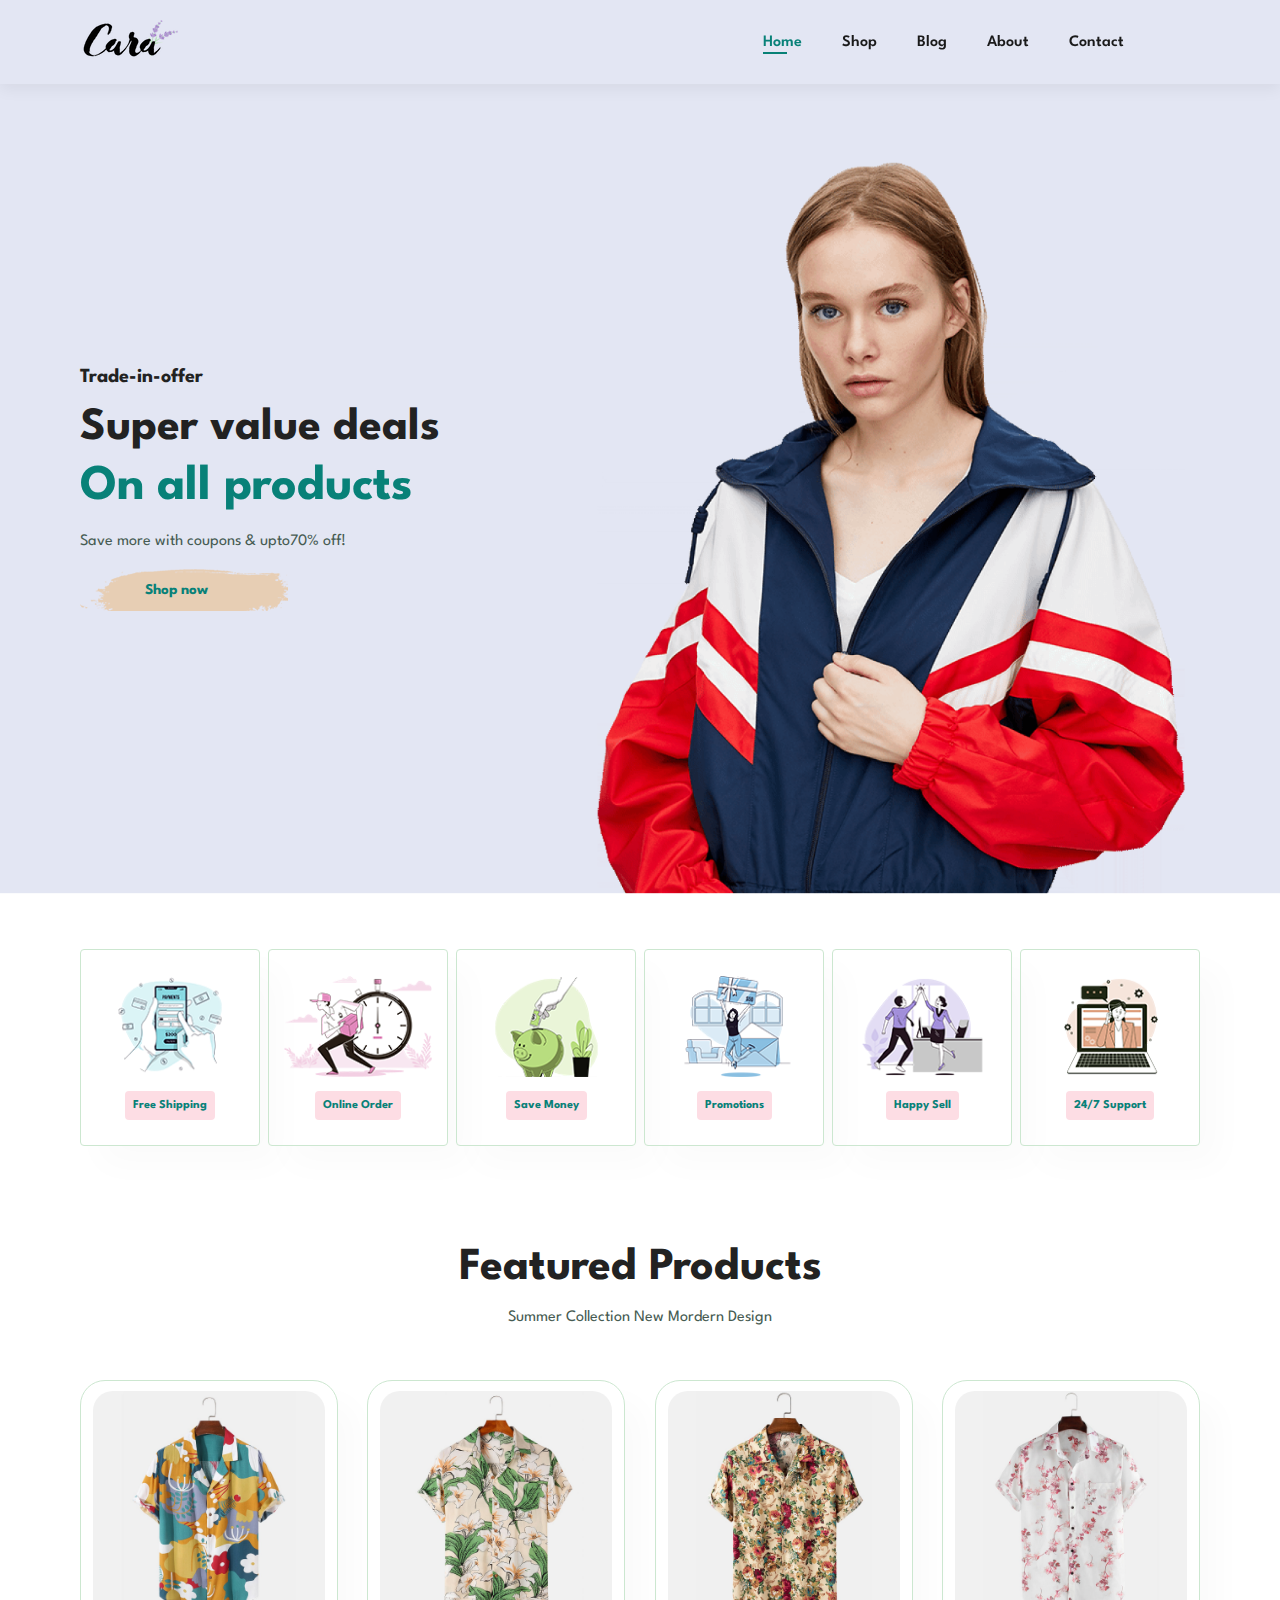
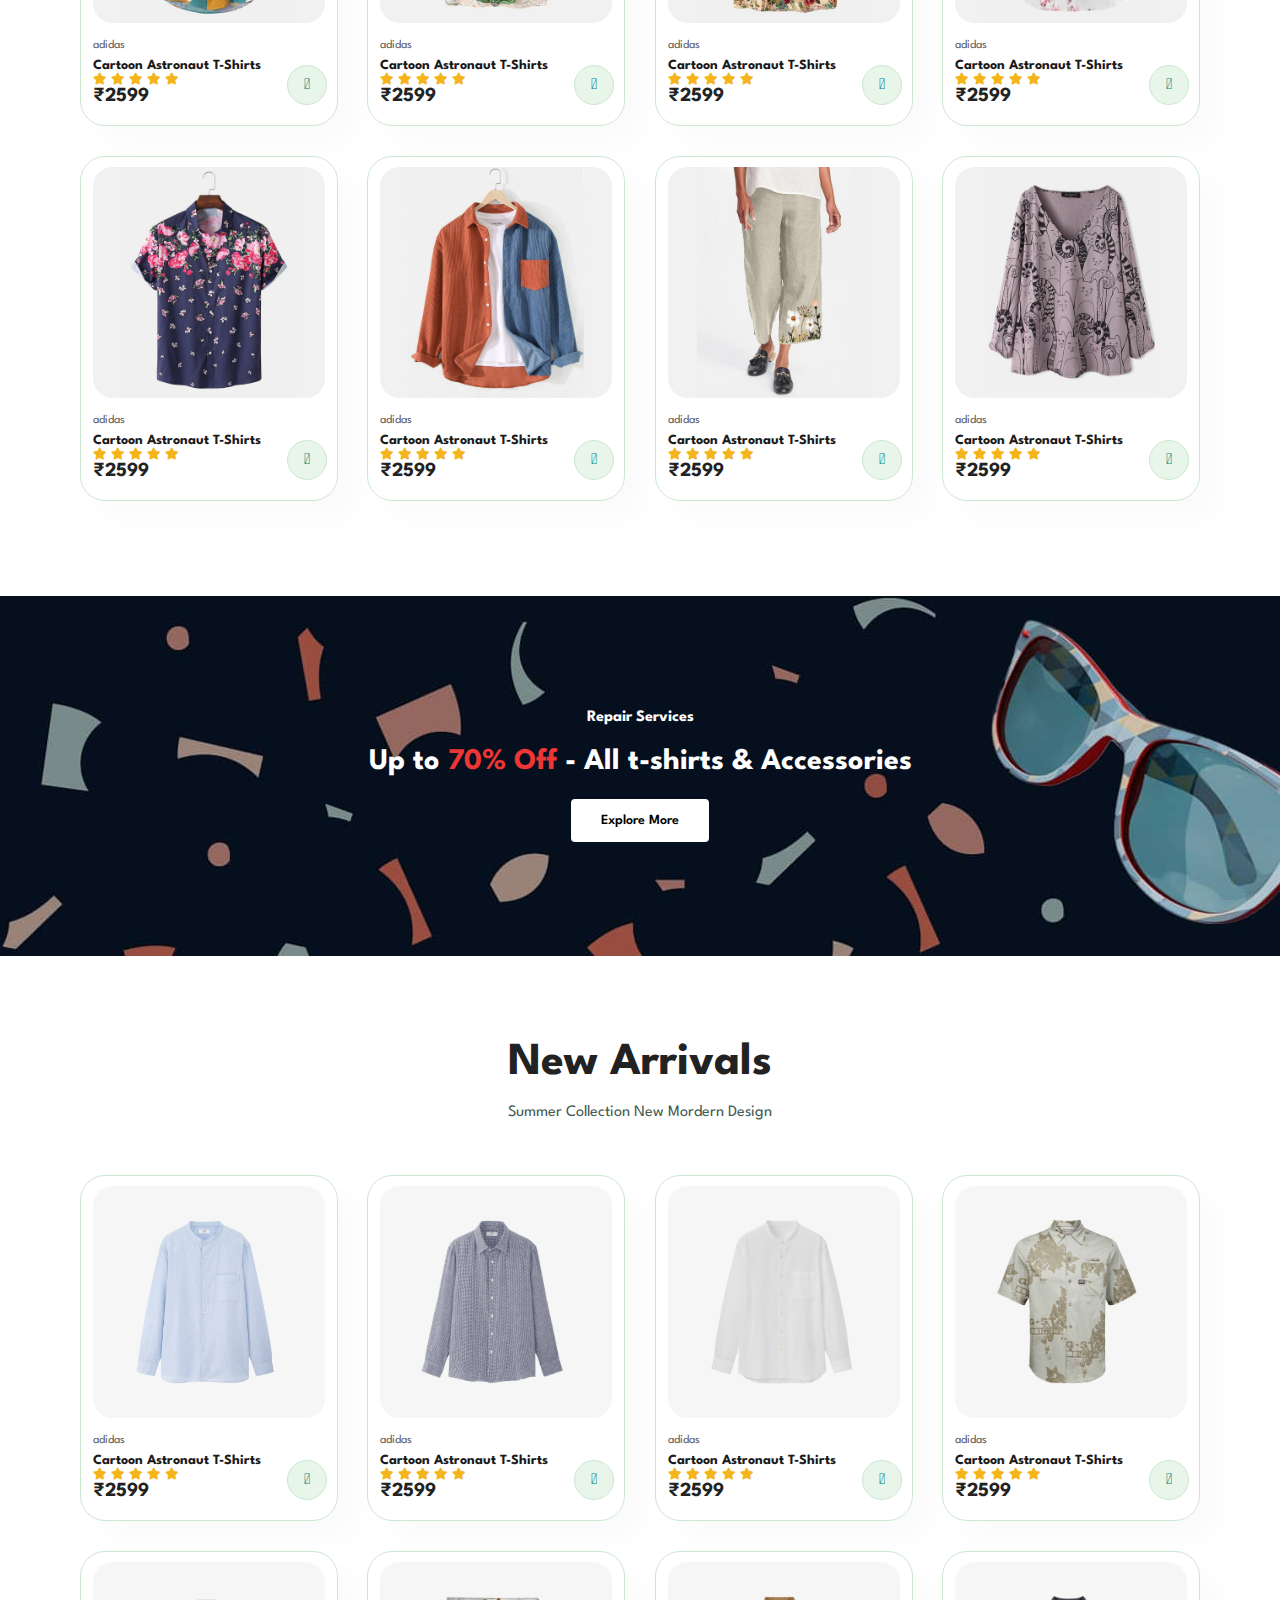
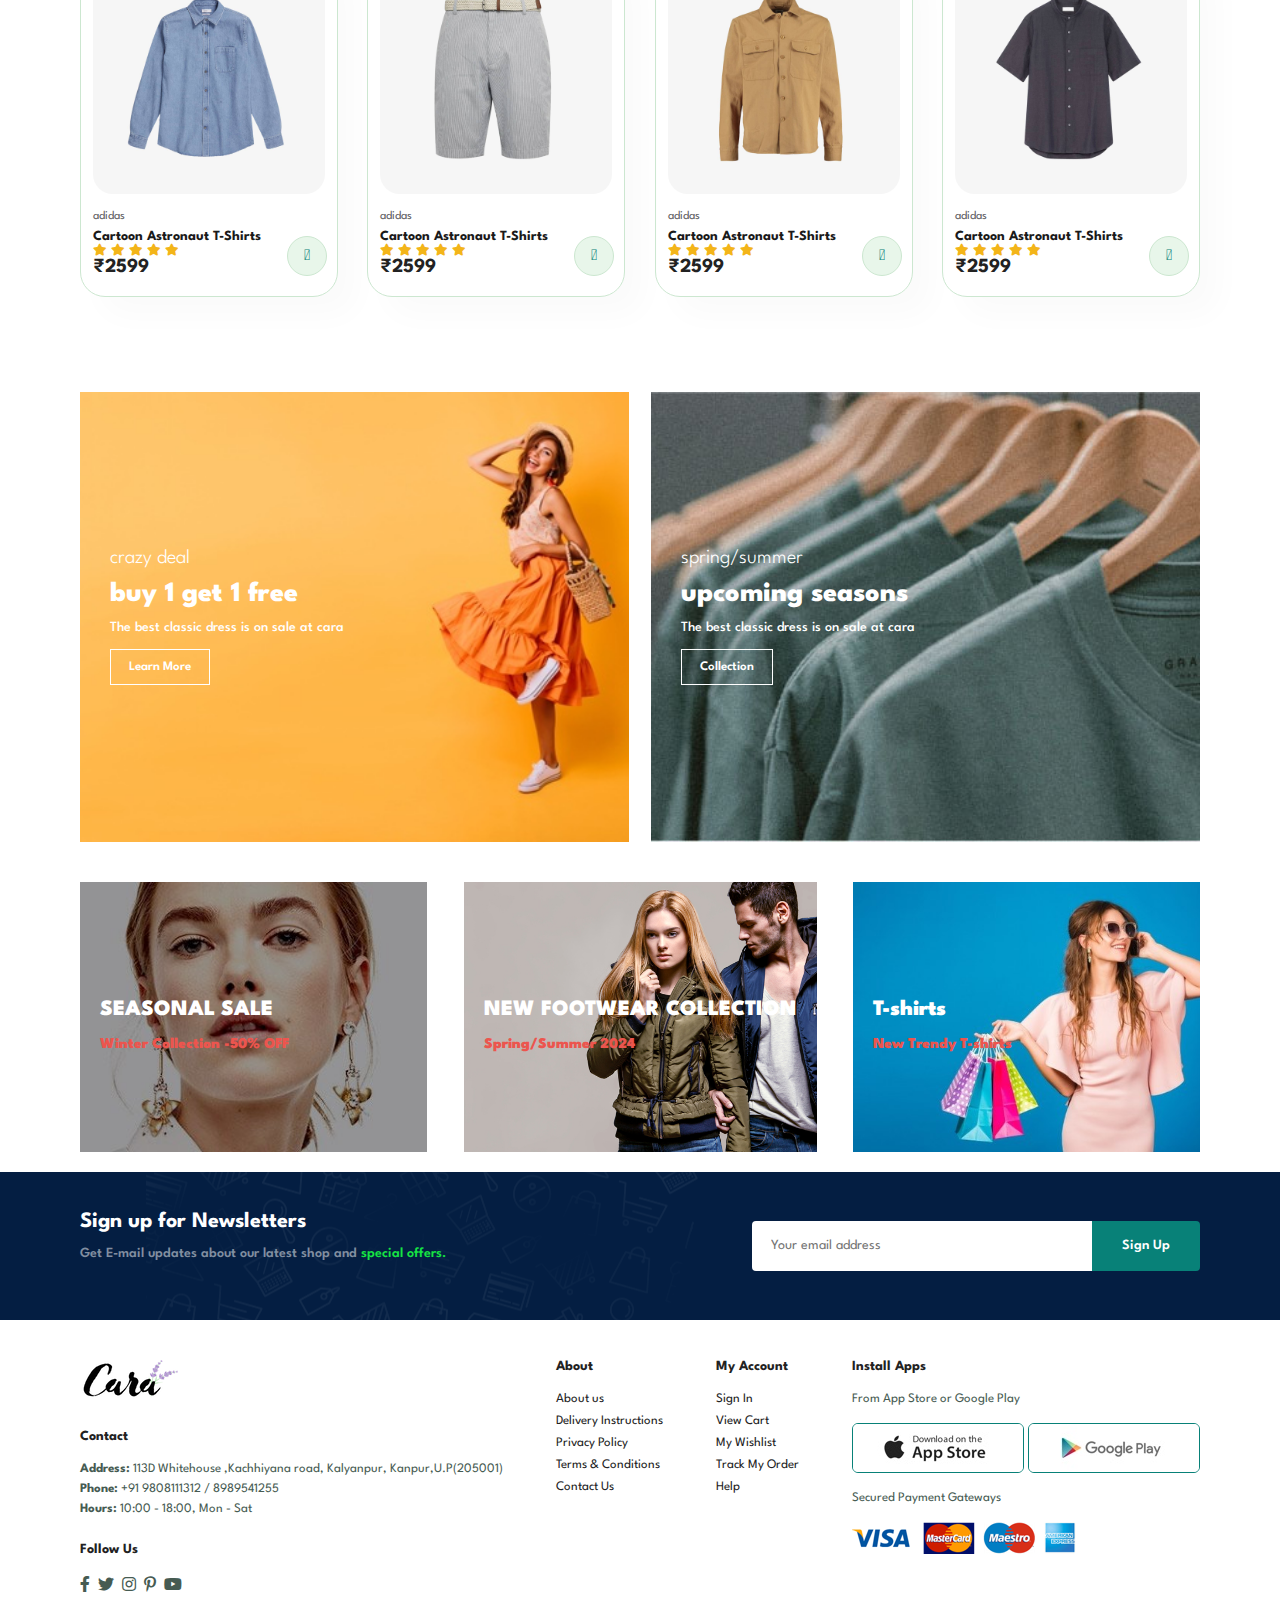
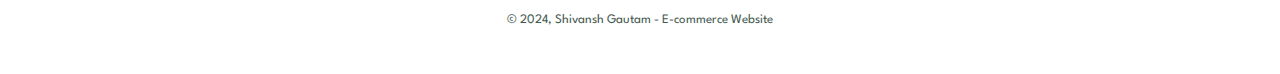
<file: index.html>
<!DOCTYPE html>
<html lang="en">
<head>
  <meta charset="UTF-8">
  <meta name="viewport" content="width=device-width, initial-scale=1.0">
  <title>E-commerce Website</title>
  <link rel="stylesheet" href="style.css">
  <link rel="stylesheet" href="https://pro.fontawesome.com/releases/v5.10.0/css/all.css"/>
</head>
<body>
  <section id="header">
    <a href="#"><img src="img/logo.png" class="logo" alt=""></a>
  <div>
    <ul id="navbar">
      <li><a class="active" href="index.html">Home</a></li>
      <li><a href="shop.html">Shop</a></li>
      <li><a href="blog.html">Blog</a></li>
      <li><a href="about.html">About</a></li>
      <li><a href="contact.html">Contact</a></li>
      <li id="lg-bag"><a href="cart.html"><i class="far fa-shopping-bag"></i></a></li>
      <a href="#" id="close"><i class="far fa-times"></i></a>
      
    </ul>
  </div>
  <div id="mobile">
    <a href="cart.html"><i class="far fa-shopping-bag"></i></a>
    <i id="bar" class="fas fa-outdent"></i>
  </div>
</section>

  <section id="hero">
   <h4>Trade-in-offer</h4>
   <h2>Super value deals</h2>
   <h1>On all products</h1>
   <p>Save more with coupons & upto70% off!</p>
   <button>Shop now</button>
  </section>
  
  <section id="feature" class="section-p1">
    <div class="fe-box">
      <img src="img/features/f1.png" alt="">
      <h6>Free Shipping</h6>

    </div>
    
    <div class="fe-box">
      <img src="img/features/f2.png" alt="">
      <h6>Online Order</h6>

    </div>
    <div class="fe-box">
      <img src="img/features/f3.png" alt="">
      <h6>Save Money</h6>

    </div>
    <div class="fe-box">
      <img src="img/features/f4.png" alt="">
      <h6>Promotions</h6>

    </div>
    <div class="fe-box">
      <img src="img/features/f5.png" alt="">
      <h6>Happy Sell</h6>

    </div>
    <div class="fe-box">
      <img src="img/features/f6.png" alt="">
      <h6>24/7 Support</h6>

    </div>
  </section>

  <section id="product1" class="section-p1">
    <h2>Featured Products</h2>
    <p>Summer Collection New Mordern Design</p>
    <div class="pro-container">
      <div class="pro">
        <img src="img/products/f1.jpg" alt="">
        <div class="des">
          <span>adidas</span>
          <h5>Cartoon Astronaut T-Shirts</h5>
          <div class="star">
            <i class="fas fa-star"></i>
            <i class="fas fa-star"></i>
            <i class="fas fa-star"></i>
            <i class="fas fa-star"></i>
            <i class="fas fa-star"></i>

          </div>
          <h4>₹2599</h4>

        </div>
        <a href="#"><i class="fal fa-shopping-cart cart"></i></a>
      </div>
      <div class="pro">
        <img src="img/products/f2.jpg" alt="">
        <div class="des">
          <span>adidas</span>
          <h5>Cartoon Astronaut T-Shirts</h5>
          <div class="star">
            <i class="fas fa-star"></i>
            <i class="fas fa-star"></i>
            <i class="fas fa-star"></i>
            <i class="fas fa-star"></i>
            <i class="fas fa-star"></i>

          </div>
          <h4>₹2599</h4>

        </div>
        <a href="#"><i class="fal fa-shopping-cart cart"></i></a>
      </div>
      <div class="pro">
        <img src="img/products/f3.jpg" alt="">
        <div class="des">
          <span>adidas</span>
          <h5>Cartoon Astronaut T-Shirts</h5>
          <div class="star">
            <i class="fas fa-star"></i>
            <i class="fas fa-star"></i>
            <i class="fas fa-star"></i>
            <i class="fas fa-star"></i>
            <i class="fas fa-star"></i>

          </div>
          <h4>₹2599</h4>

        </div>
        <a href="#"><i class="fal fa-shopping-cart cart"></i></a>
      </div>
      <div class="pro">
        <img src="img/products/f4.jpg" alt="">
        <div class="des">
          <span>adidas</span>
          <h5>Cartoon Astronaut T-Shirts</h5>
          <div class="star">
            <i class="fas fa-star"></i>
            <i class="fas fa-star"></i>
            <i class="fas fa-star"></i>
            <i class="fas fa-star"></i>
            <i class="fas fa-star"></i>

          </div>
          <h4>₹2599</h4>

        </div>
        <a href="#"><i class="fal fa-shopping-cart cart"></i></a>
      </div>
      <div class="pro">
        <img src="img/products/f5.jpg" alt="">
        <div class="des">
          <span>adidas</span>
          <h5>Cartoon Astronaut T-Shirts</h5>
          <div class="star">
            <i class="fas fa-star"></i>
            <i class="fas fa-star"></i>
            <i class="fas fa-star"></i>
            <i class="fas fa-star"></i>
            <i class="fas fa-star"></i>

          </div>
          <h4>₹2599</h4>

        </div>
        <a href="#"><i class="fal fa-shopping-cart cart"></i></a>
      </div>
      <div class="pro">
        <img src="img/products/f6.jpg" alt="">
        <div class="des">
          <span>adidas</span>
          <h5>Cartoon Astronaut T-Shirts</h5>
          <div class="star">
            <i class="fas fa-star"></i>
            <i class="fas fa-star"></i>
            <i class="fas fa-star"></i>
            <i class="fas fa-star"></i>
            <i class="fas fa-star"></i>

          </div>
          <h4>₹2599</h4>

        </div>
        <a href="#"><i class="fal fa-shopping-cart cart"></i></a>
      </div>
      <div class="pro">
        <img src="img/products/f7.jpg" alt="">
        <div class="des">
          <span>adidas</span>
          <h5>Cartoon Astronaut T-Shirts</h5>
          <div class="star">
            <i class="fas fa-star"></i>
            <i class="fas fa-star"></i>
            <i class="fas fa-star"></i>
            <i class="fas fa-star"></i>
            <i class="fas fa-star"></i>

          </div>
          <h4>₹2599</h4>

        </div>
        <a href="#"><i class="fal fa-shopping-cart cart"></i></a>
      </div>
      <div class="pro">
        <img src="img/products/f8.jpg" alt="">
        <div class="des">
          <span>adidas</span>
          <h5>Cartoon Astronaut T-Shirts</h5>
          <div class="star">
            <i class="fas fa-star"></i>
            <i class="fas fa-star"></i>
            <i class="fas fa-star"></i>
            <i class="fas fa-star"></i>
            <i class="fas fa-star"></i>

          </div>
          <h4>₹2599</h4>

        </div>
        <a href="#"><i class="fal fa-shopping-cart cart"></i></a>
      </div>
    </div>
  </section>

 <section id="banner" class="section-m1">
  <h4>Repair Services</h4>
  <h2>Up to <span>70% Off</span> - All t-shirts & Accessories</h2>
  <button class="normal">Explore More</button>
 </section>

 <section id="product1" class="section-p1">
  <h2>New Arrivals</h2>
  <p>Summer Collection New Mordern Design</p>
  <div class="pro-container">
    <div class="pro">
      <img src="img/products/n1.jpg" alt="">
      <div class="des">
        <span>adidas</span>
        <h5>Cartoon Astronaut T-Shirts</h5>
        <div class="star">
          <i class="fas fa-star"></i>
          <i class="fas fa-star"></i>
          <i class="fas fa-star"></i>
          <i class="fas fa-star"></i>
          <i class="fas fa-star"></i>

        </div>
        <h4>₹2599</h4>

      </div>
      <a href="#"><i class="fal fa-shopping-cart cart"></i></a>
    </div>
    <div class="pro">
      <img src="img/products/n2.jpg" alt="">
      <div class="des">
        <span>adidas</span>
        <h5>Cartoon Astronaut T-Shirts</h5>
        <div class="star">
          <i class="fas fa-star"></i>
          <i class="fas fa-star"></i>
          <i class="fas fa-star"></i>
          <i class="fas fa-star"></i>
          <i class="fas fa-star"></i>

        </div>
        <h4>₹2599</h4>

      </div>
      <a href="#"><i class="fal fa-shopping-cart cart"></i></a>
    </div>
    <div class="pro">
      <img src="img/products/n3.jpg" alt="">
      <div class="des">
        <span>adidas</span>
        <h5>Cartoon Astronaut T-Shirts</h5>
        <div class="star">
          <i class="fas fa-star"></i>
          <i class="fas fa-star"></i>
          <i class="fas fa-star"></i>
          <i class="fas fa-star"></i>
          <i class="fas fa-star"></i>

        </div>
        <h4>₹2599</h4>

      </div>
      <a href="#"><i class="fal fa-shopping-cart cart"></i></a>
    </div>
    <div class="pro">
      <img src="img/products/n4.jpg" alt="">
      <div class="des">
        <span>adidas</span>
        <h5>Cartoon Astronaut T-Shirts</h5>
        <div class="star">
          <i class="fas fa-star"></i>
          <i class="fas fa-star"></i>
          <i class="fas fa-star"></i>
          <i class="fas fa-star"></i>
          <i class="fas fa-star"></i>

        </div>
        <h4>₹2599</h4>

      </div>
      <a href="#"><i class="fal fa-shopping-cart cart"></i></a>
    </div>
    <div class="pro">
      <img src="img/products/n5.jpg" alt="">
      <div class="des">
        <span>adidas</span>
        <h5>Cartoon Astronaut T-Shirts</h5>
        <div class="star">
          <i class="fas fa-star"></i>
          <i class="fas fa-star"></i>
          <i class="fas fa-star"></i>
          <i class="fas fa-star"></i>
          <i class="fas fa-star"></i>

        </div>
        <h4>₹2599</h4>

      </div>
      <a href="#"><i class="fal fa-shopping-cart cart"></i></a>
    </div>
    <div class="pro">
      <img src="img/products/n6.jpg" alt="">
      <div class="des">
        <span>adidas</span>
        <h5>Cartoon Astronaut T-Shirts</h5>
        <div class="star">
          <i class="fas fa-star"></i>
          <i class="fas fa-star"></i>
          <i class="fas fa-star"></i>
          <i class="fas fa-star"></i>
          <i class="fas fa-star"></i>

        </div>
        <h4>₹2599</h4>

      </div>
      <a href="#"><i class="fal fa-shopping-cart cart"></i></a>
    </div>
    <div class="pro">
      <img src="img/products/n7.jpg" alt="">
      <div class="des">
        <span>adidas</span>
        <h5>Cartoon Astronaut T-Shirts</h5>
        <div class="star">
          <i class="fas fa-star"></i>
          <i class="fas fa-star"></i>
          <i class="fas fa-star"></i>
          <i class="fas fa-star"></i>
          <i class="fas fa-star"></i>

        </div>
        <h4>₹2599</h4>

      </div>
      <a href="#"><i class="fal fa-shopping-cart cart"></i></a>
    </div>
    <div class="pro">
      <img src="img/products/n8.jpg" alt="">
      <div class="des">
        <span>adidas</span>
        <h5>Cartoon Astronaut T-Shirts</h5>
        <div class="star">
          <i class="fas fa-star"></i>
          <i class="fas fa-star"></i>
          <i class="fas fa-star"></i>
          <i class="fas fa-star"></i>
          <i class="fas fa-star"></i>

        </div>
        <h4>₹2599</h4>

      </div>
      <a href="#"><i class="fal fa-shopping-cart cart"></i></a>
    </div>
  </div>
</section>

<section id="sm-banner" class="section-p1">
  <div class="banner-box">
    <h4>crazy deal</h4>
    <h2>buy 1 get 1 free</h2>
    <span>The best classic dress is on sale at cara</span>
    <button class="white">Learn More</button>

  </div>
  <div class="banner-box banner-box2">
    <h4>spring/summer</h4>
    <h2>upcoming seasons</h2>
    <span>The best classic dress is on sale at cara</span>
    <button class="white">Collection</button>

  </div>
</section>

<section id="banner3">
  <div class="banner-box">
    <h2>SEASONAL SALE</h2>
    <h3>Winter Collection -50% OFF</h3>

  </div>
  <div class="banner-box banner-box2">
    <h2>NEW FOOTWEAR COLLECTION</h2>
    <h3>Spring/Summer 2024</h3>

  </div>
  <div class="banner-box banner-box3">
    <h2>T-shirts</h2>
    <h3>New Trendy T-shirts</h3>

  </div>
 
</section>

<section id="newsletter" class="section-p1" class="section-m1">
  <div class="newstext">
    <h4>Sign up for Newsletters</h4>
    <p>Get E-mail updates about our latest shop and <span>special offers.</span></p>

  </div>
  <div class="form">
    <input type="text" placeholder="Your email address">
    <button class="normal">Sign Up</button>
  </div>
</section>

<footer class="section-p1">
  <div class="col">
    <img class="logo" src="img/logo.png" alt="">
    <h4>Contact</h4>
    <p><strong>Address: </strong>113D Whitehouse ,Kachhiyana road, Kalyanpur, Kanpur,U.P(205001)</p>
    <p><strong>Phone: </strong>+91 9808111312 / 8989541255</p>
    <p><strong>Hours: </strong>10:00 - 18:00, Mon - Sat</p>
    <div class="follow">
      <h4>Follow Us</h4>
      <div class="icon">
        <i class="fab fa-facebook-f"></i>
        <i class="fab fa-twitter"></i>
        <i class="fab fa-instagram"></i>
        <i class="fab fa-pinterest-p"></i>
        <i class="fab fa-youtube"></i>
      </div>
    </div>
  </div>

  <div class="col">
    <h4>About</h4>
    <a href="#">About us</a>
    <a href="#">Delivery Instructions</a>
    <a href="#">Privacy Policy</a>
    <a href="#">Terms & Conditions</a>
    <a href="#">Contact Us</a>
  </div>

  <div class="col">
    <h4>My Account</h4>
    <a href="#">Sign In</a>
    <a href="#">View Cart</a>
    <a href="#">My Wishlist</a>
    <a href="#">Track My Order</a>
    <a href="#">Help</a>
  </div>

  <div class="col install">
    <h4>Install Apps</h4>
    <p>From App Store or Google Play</p>
    <div class="row">
      <img src="img/pay/app.jpg" alt="">
      <img src="img/pay/play.jpg" alt="">
    </div>
    <p>Secured Payment Gateways </p>
    <img src="img/pay/pay.png" alt="">
  </div>

  <div class="copyright">
    <p>© 2024, Shivansh Gautam - E-commerce Website</p>
  </div>
</footer>
  
  <script src="script.js"></script>
</body>
</html>
</file>
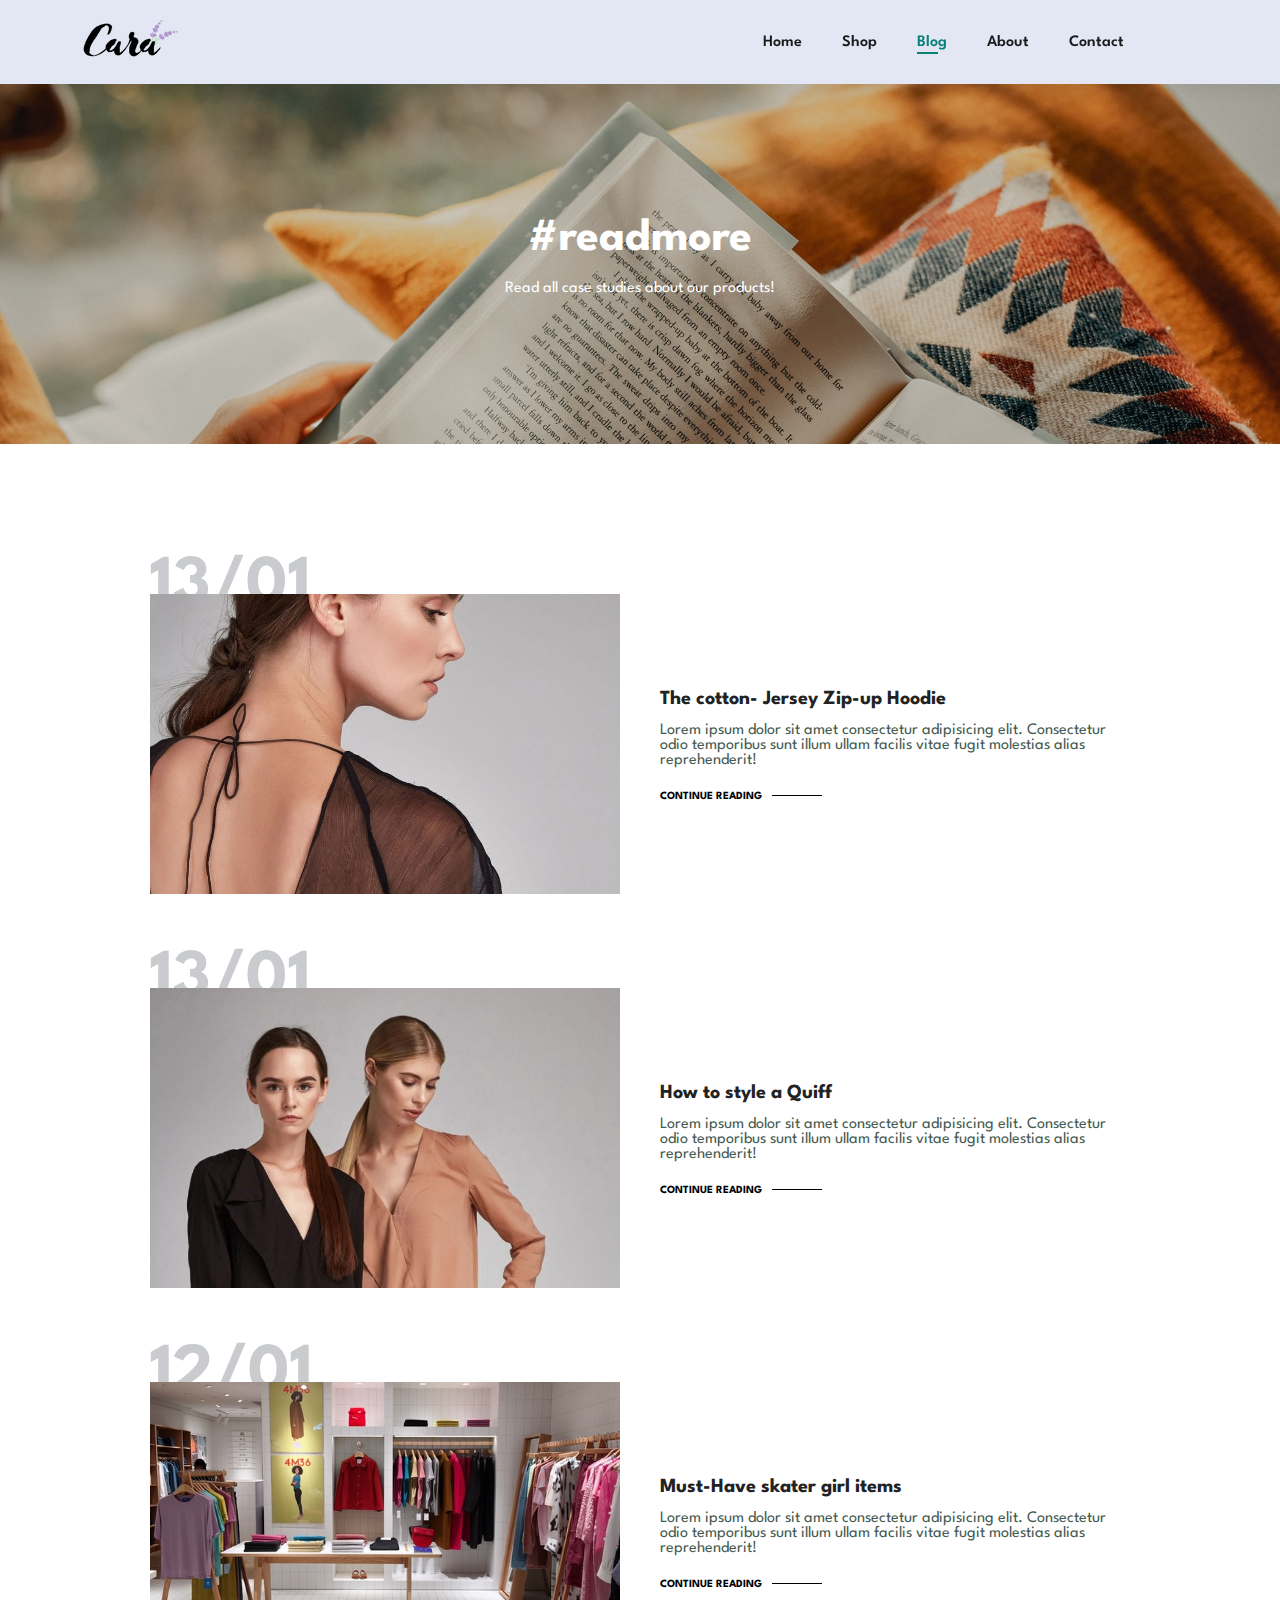
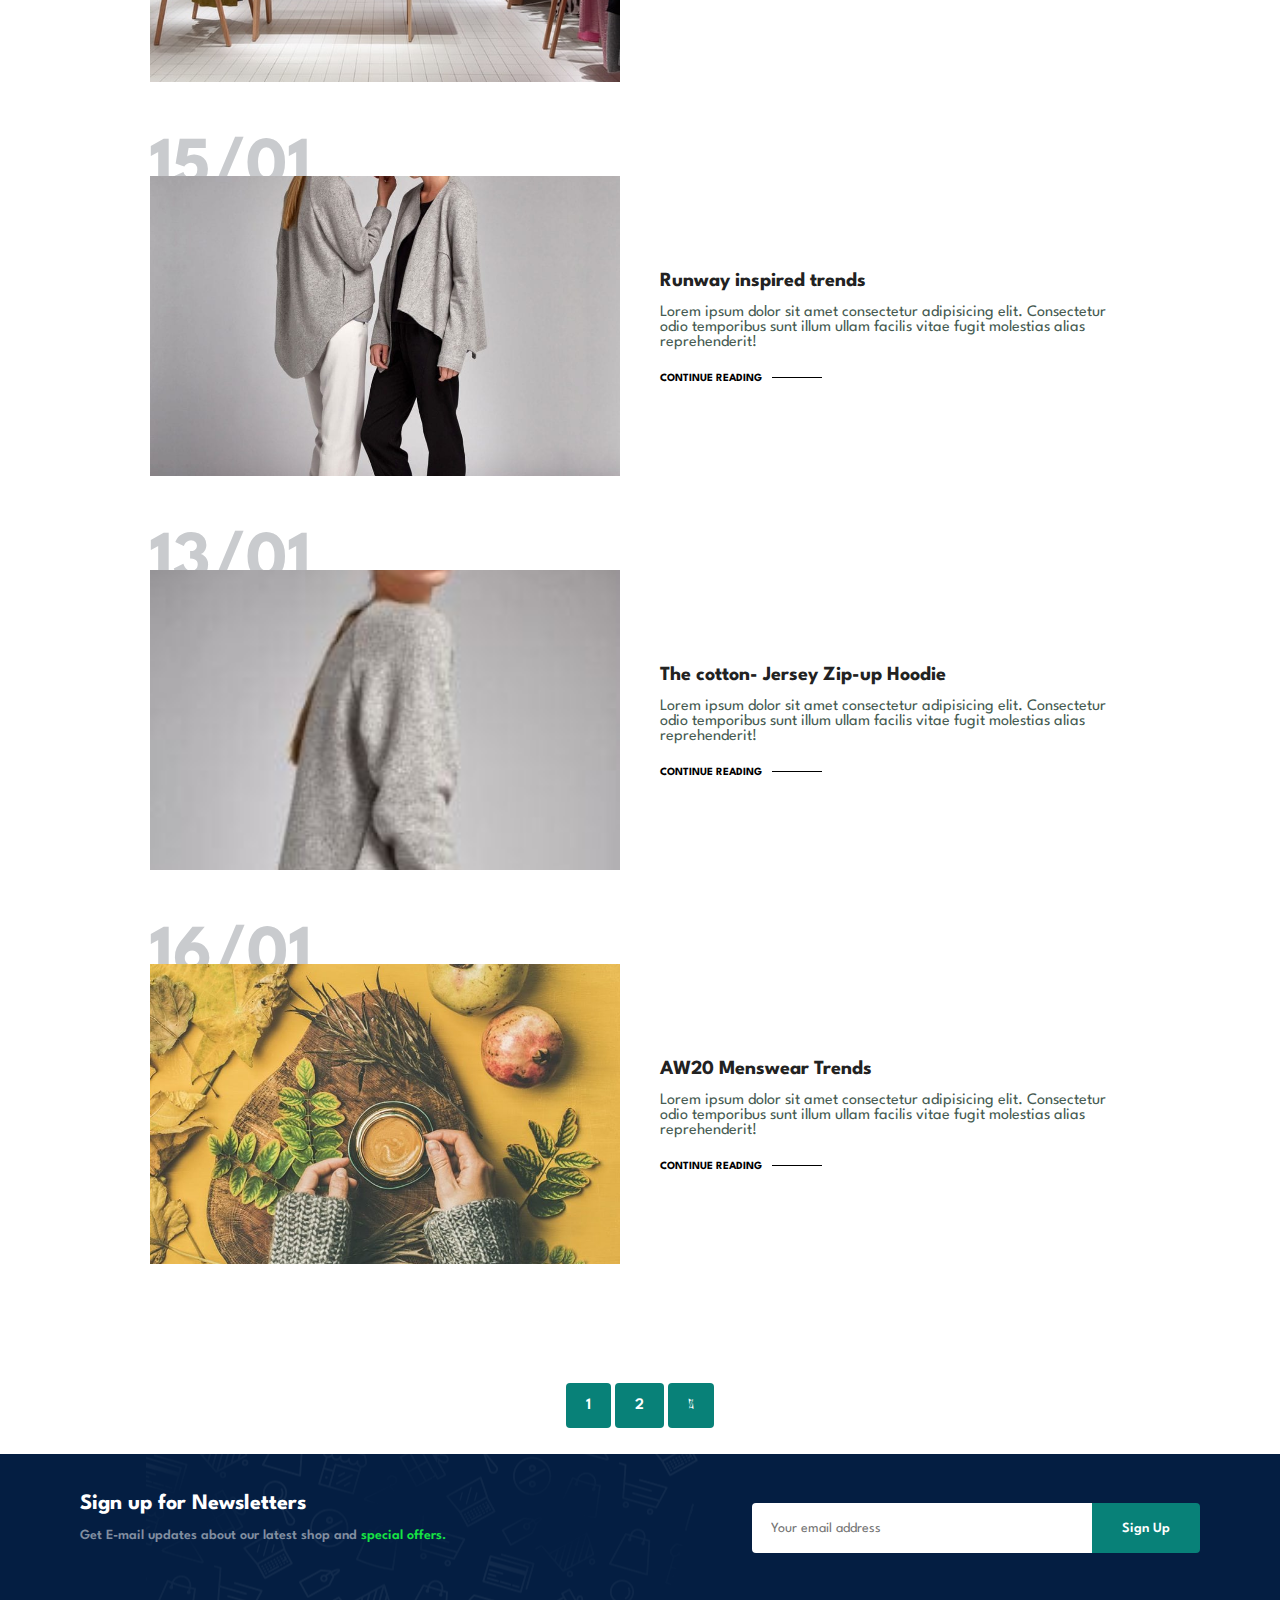
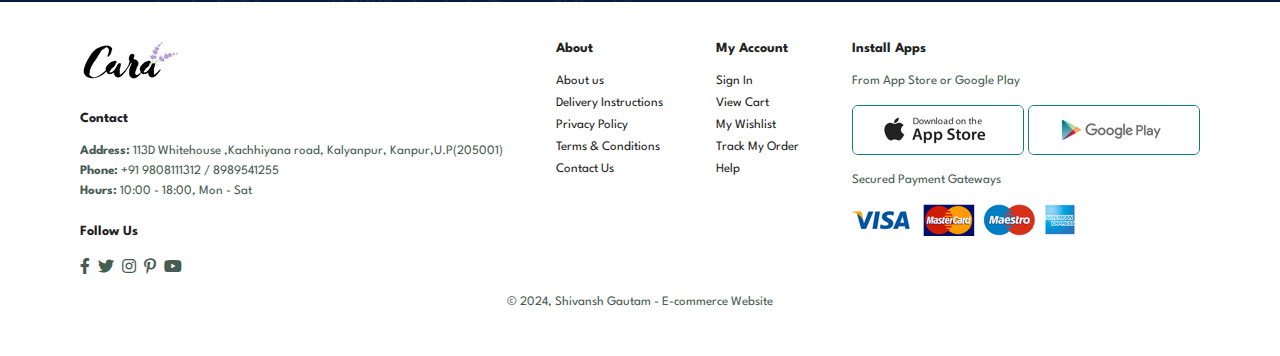
<file: blog.html>
<!DOCTYPE html>
<html lang="en">
<head>
  <meta charset="UTF-8">
  <meta name="viewport" content="width=device-width, initial-scale=1.0">
  <title>E-commerce Website</title>
  <link rel="stylesheet" href="style.css">
  <link rel="stylesheet" href="https://pro.fontawesome.com/releases/v5.10.0/css/all.css"/>
</head>
<body>
  <section id="header">
    <a href="#"><img src="img/logo.png" class="logo" alt=""></a>
  <div>
    <ul id="navbar">
      <li><a href="index.html">Home</a></li>
      <li><a href="shop.html">Shop</a></li>
      <li><a class="active" href="blog.html">Blog</a></li>
      <li><a href="about.html">About</a></li>
      <li><a href="contact.html">Contact</a></li>
      <li id="lg-bag"><a href="cart.html"><i class="far fa-shopping-bag"></i></a></li>
      <a href="#" id="close"><i class="far fa-times"></i></a>
      
    </ul>
  </div>
  <div id="mobile">
    <a href="cart.html"><i class="far fa-shopping-bag"></i></a>
    <i id="bar" class="fas fa-outdent"></i>
  </div>
</section>

  <section id="page-header" class="blog-header">
   <h2>#readmore</h2>
   <p>Read all case studies about our products! </p> 
   </section>

  <section id="blog">
    <div class="blog-box">
      <div class="blog-img">
        <img src="img/blog/b1.jpg" alt="">
      </div>
      <div class="blog-details">
        <h4>The cotton- Jersey Zip-up Hoodie</h4>
        <p>Lorem ipsum dolor sit amet consectetur adipisicing elit. Consectetur odio temporibus sunt illum ullam facilis vitae fugit molestias alias reprehenderit!</p>
        <a href="#">CONTINUE READING</a>
      </div>
      <h1>13/01</h1>
    </div>
    <div class="blog-box">
      <div class="blog-img">
        <img src="img/blog/b2.jpg" alt="">
      </div>
      <div class="blog-details">
        <h4>How to style a Quiff</h4>
        <p>Lorem ipsum dolor sit amet consectetur adipisicing elit. Consectetur odio temporibus sunt illum ullam facilis vitae fugit molestias alias reprehenderit!</p>
        <a href="#">CONTINUE READING</a>
      </div>
      <h1>13/01</h1>
    </div>
    <div class="blog-box">
      <div class="blog-img">
        <img src="img/blog/b3.jpg" alt="">
      </div>
      <div class="blog-details">
        <h4>Must-Have skater girl items</h4>
        <p>Lorem ipsum dolor sit amet consectetur adipisicing elit. Consectetur odio temporibus sunt illum ullam facilis vitae fugit molestias alias reprehenderit!</p>
        <a href="#">CONTINUE READING</a>
      </div>
      <h1>12/01</h1>
    </div>
    <div class="blog-box">
      <div class="blog-img">
        <img src="img/blog/b4.jpg" alt="">
      </div>
      <div class="blog-details">
        <h4>Runway inspired trends</h4>
        <p>Lorem ipsum dolor sit amet consectetur adipisicing elit. Consectetur odio temporibus sunt illum ullam facilis vitae fugit molestias alias reprehenderit!</p>
        <a href="#">CONTINUE READING</a>
      </div>
      <h1>15/01</h1>
    </div>
    <div class="blog-box">
      <div class="blog-img">
        <img src="img/blog/b5.jpg" alt="">
      </div>
      <div class="blog-details">
        <h4>The cotton- Jersey Zip-up Hoodie</h4>
        <p>Lorem ipsum dolor sit amet consectetur adipisicing elit. Consectetur odio temporibus sunt illum ullam facilis vitae fugit molestias alias reprehenderit!</p>
        <a href="#">CONTINUE READING</a>
      </div>
      <h1>13/01</h1>
    </div>
    <div class="blog-box">
      <div class="blog-img">
        <img src="img/blog/b6.jpg" alt="">
      </div>
      <div class="blog-details">
        <h4>AW20 Menswear Trends</h4>
        <p>Lorem ipsum dolor sit amet consectetur adipisicing elit. Consectetur odio temporibus sunt illum ullam facilis vitae fugit molestias alias reprehenderit!</p>
        <a href="#">CONTINUE READING</a>
      </div>
      <h1>16/01</h1>
    </div>
  </section>
  
<section id="pagination" class="section-p1">
  <a href="#">1</a>
  <a href="#">2</a>
  <a href="#"><i class="fal fa-long-arrow-alt-right"></i></a>

</section>

<section id="newsletter" class="section-p1" class="section-m1">
  <div class="newstext">
    <h4>Sign up for Newsletters</h4>
    <p>Get E-mail updates about our latest shop and <span>special offers.</span></p>

  </div>
  <div class="form">
    <input type="text" placeholder="Your email address">
    <button class="normal">Sign Up</button>
  </div>
</section>

<footer class="section-p1">
  <div class="col">
    <img class="logo" src="img/logo.png" alt="">
    <h4>Contact</h4>
    <p><strong>Address: </strong>113D Whitehouse ,Kachhiyana road, Kalyanpur, Kanpur,U.P(205001)</p>
    <p><strong>Phone: </strong>+91 9808111312 / 8989541255</p>
    <p><strong>Hours: </strong>10:00 - 18:00, Mon - Sat</p>
    <div class="follow">
      <h4>Follow Us</h4>
      <div class="icon">
        <i class="fab fa-facebook-f"></i>
        <i class="fab fa-twitter"></i>
        <i class="fab fa-instagram"></i>
        <i class="fab fa-pinterest-p"></i>
        <i class="fab fa-youtube"></i>
      </div>
    </div>
  </div>

  <div class="col">
    <h4>About</h4>
    <a href="#">About us</a>
    <a href="#">Delivery Instructions</a>
    <a href="#">Privacy Policy</a>
    <a href="#">Terms & Conditions</a>
    <a href="#">Contact Us</a>
  </div>

  <div class="col">
    <h4>My Account</h4>
    <a href="#">Sign In</a>
    <a href="#">View Cart</a>
    <a href="#">My Wishlist</a>
    <a href="#">Track My Order</a>
    <a href="#">Help</a>
  </div>

  <div class="col install">
    <h4>Install Apps</h4>
    <p>From App Store or Google Play</p>
    <div class="row">
      <img src="img/pay/app.jpg" alt="">
      <img src="img/pay/play.jpg" alt="">
    </div>
    <p>Secured Payment Gateways </p>
    <img src="img/pay/pay.png" alt="">
  </div>

  <div class="copyright">
    <p>© 2024, Shivansh Gautam - E-commerce Website</p>
  </div>
</footer>
  
  <script src="script.js"></script>
</body>
</html>
</file>
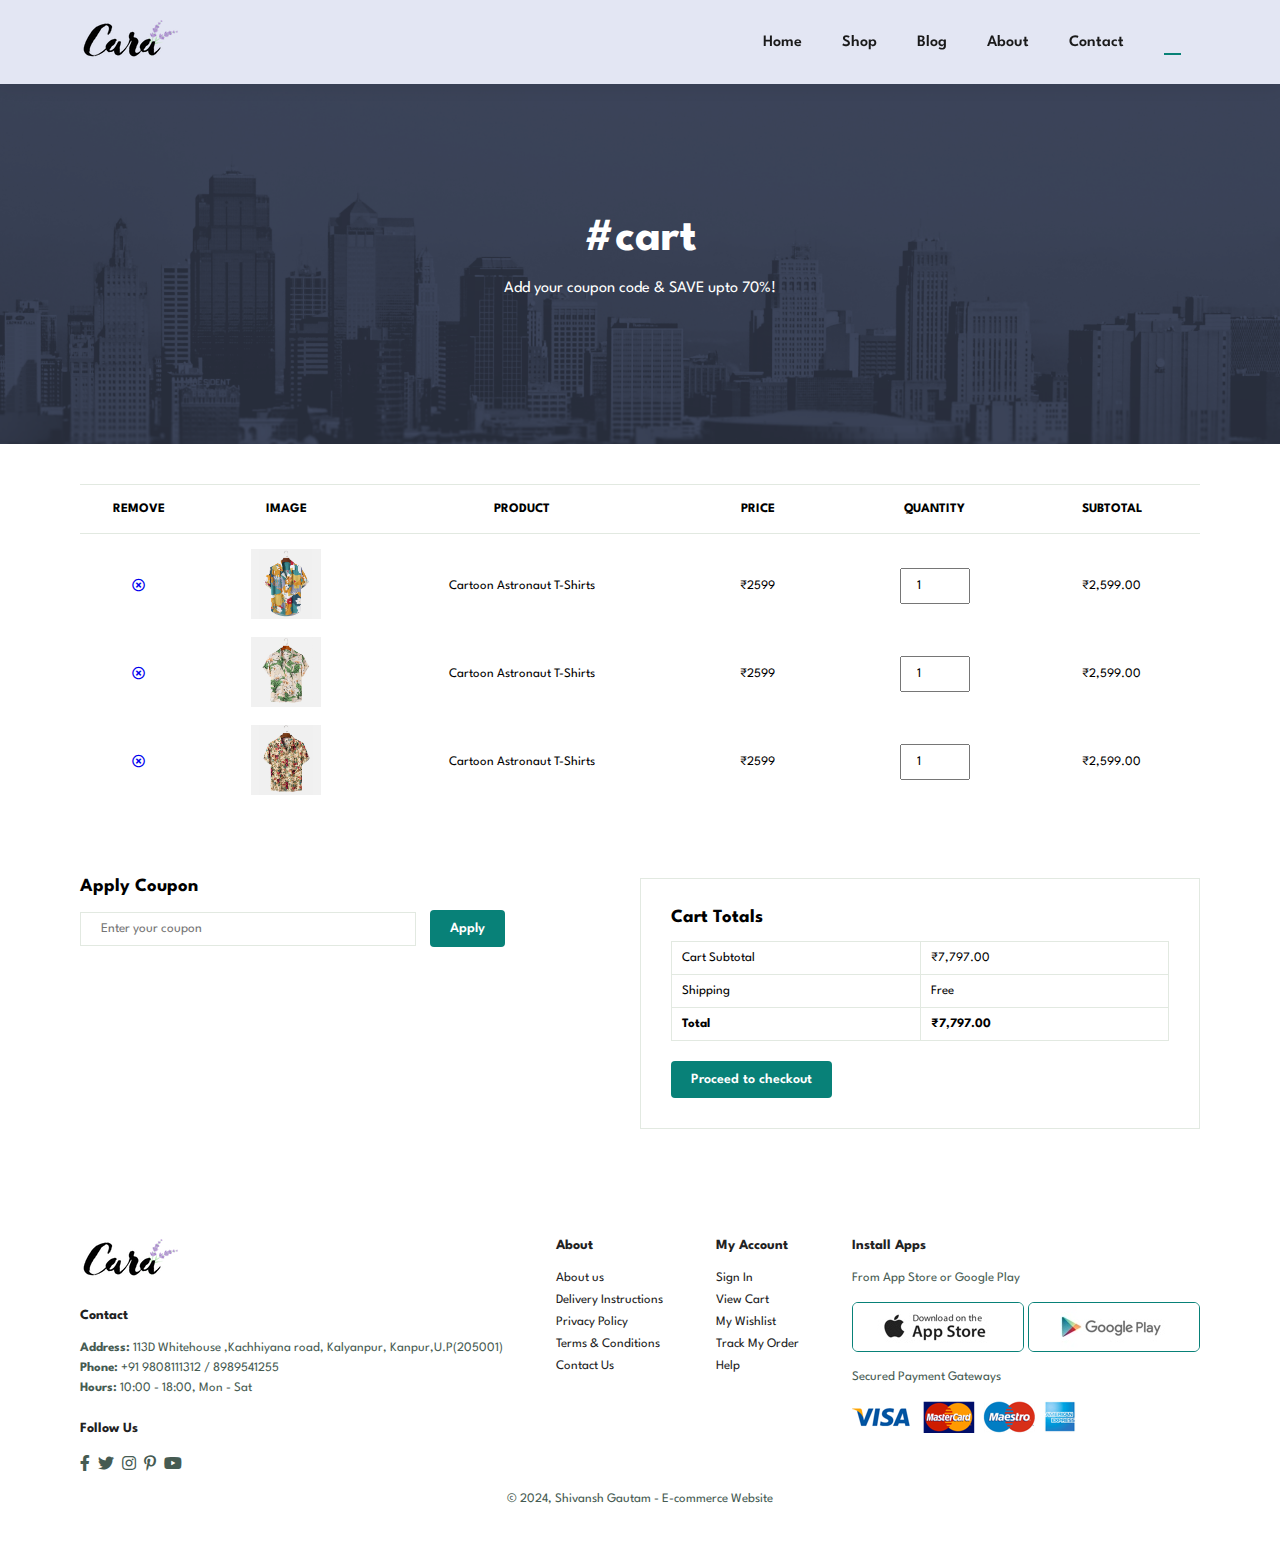
<file: cart.html>
<!DOCTYPE html>
<html lang="en">
<head>
  <meta charset="UTF-8">
  <meta name="viewport" content="width=device-width, initial-scale=1.0">
  <title>E-commerce Website</title>
  <link rel="stylesheet" href="style.css">
  <link rel="stylesheet" href="https://pro.fontawesome.com/releases/v5.10.0/css/all.css"/>
</head>
<body>
<section id="header">
    <a href="#"><img src="img/logo.png" class="logo" alt=""></a>
  <div>
    <ul id="navbar">
      <li><a href="index.html">Home</a></li>
      <li><a href="shop.html">Shop</a></li>
      <li><a href="blog.html">Blog</a></li>
      <li><a href="about.html">About</a></li>
      <li><a href="contact.html">Contact</a></li>
      <li id="lg-bag"><a class="active" href="cart.html"><i class="far fa-shopping-bag"></i></a></li>
      <a href="#" id="close"><i class="far fa-times"></i></a>
      
    </ul>
  </div>
  <div id="mobile">
    <a href="cart.html"><i class="far fa-shopping-bag"></i></a>
    <i id="bar" class="fas fa-outdent"></i>
  </div>
</section>

<section id="page-header" class="about-header">
   <h2>#cart</h2>
   <p>Add your coupon code & SAVE upto 70%!</p> 
</section>

<section id="cart" class="section-p1">
  <table width = "100%">
    <thead>
      <tr>
        <td>Remove</td>
        <td>Image</td>
        <td>Product</td>
        <td>Price</td>
        <td>Quantity</td>
        <td>Subtotal</td>
      </tr>
    </thead>
    <tbody>
      <tr>
        <td><a href="#"><i class="far fa-times-circle"></i></a></td>
        <td><img src="img/products/f1.jpg" alt=""></td>
        <td>Cartoon Astronaut T-Shirts</td>
        <td>₹2599</td>
        <td><input type="number" value="1"></td>
        <td>₹2599</td>
      </tr>
      <tr>
        <td><a href="#"><i class="far fa-times-circle"></i></a></td>
        <td><img src="img/products/f2.jpg" alt=""></td>
        <td>Cartoon Astronaut T-Shirts</td>
        <td>₹2599</td>
        <td><input type="number" value="1"></td>
        <td>₹2599</td>
      </tr>
      <tr>
        <td><a href="#"><i class="far fa-times-circle"></i></a></td>
        <td><img src="img/products/f3.jpg" alt=""></td>
        <td>Cartoon Astronaut T-Shirts</td>
        <td>₹2599</td>
        <td><input type="number" value="1"></td>
        <td>₹2599</td>
      </tr>
    </tbody>
  </table>
</section>

<section id="cart-add" class="section-p1">
  <div id="coupon">
    <h3>Apply Coupon</h3>
    <div>
      <input type="text" placeholder="Enter your coupon">
      <button class="normal">Apply</button>
    </div>
  </div>

  <div id="subtotal">
    <h3>Cart Totals</h3>
    <table>
      <tr>
        <td>Cart Subtotal</td>
        <td id="cart-subtotal">₹2599</td> <!-- Subtotal to be updated dynamically -->
      </tr>
      <tr>
        <td>Shipping</td>
        <td>Free</td>
      </tr>
      <tr>
        <td><strong>Total</strong></td>
        <td id="cart-total"><strong>₹2599</strong></td> <!-- Total to be updated dynamically -->
      </tr>
    </table>
    <button class="normal">Proceed to checkout</button>
  </div>
</section>

<footer class="section-p1">
  <div class="col">
    <img class="logo" src="img/logo.png" alt="">
    <h4>Contact</h4>
    <p><strong>Address: </strong>113D Whitehouse ,Kachhiyana road, Kalyanpur, Kanpur,U.P(205001)</p>
    <p><strong>Phone: </strong>+91 9808111312 / 8989541255</p>
    <p><strong>Hours: </strong>10:00 - 18:00, Mon - Sat</p>
    <div class="follow">
      <h4>Follow Us</h4>
      <div class="icon">
        <i class="fab fa-facebook-f"></i>
        <i class="fab fa-twitter"></i>
        <i class="fab fa-instagram"></i>
        <i class="fab fa-pinterest-p"></i>
        <i class="fab fa-youtube"></i>
      </div>
    </div>
  </div>

  <div class="col">
    <h4>About</h4>
    <a href="#">About us</a>
    <a href="#">Delivery Instructions</a>
    <a href="#">Privacy Policy</a>
    <a href="#">Terms & Conditions</a>
    <a href="#">Contact Us</a>
  </div>

  <div class="col">
    <h4>My Account</h4>
    <a href="#">Sign In</a>
    <a href="#">View Cart</a>
    <a href="#">My Wishlist</a>
    <a href="#">Track My Order</a>
    <a href="#">Help</a>
  </div>

  <div class="col install">
    <h4>Install Apps</h4>
    <p>From App Store or Google Play</p>
    <div class="row">
      <img src="img/pay/app.jpg" alt="">
      <img src="img/pay/play.jpg" alt="">
    </div>
    <p>Secured Payment Gateways </p>
    <img src="img/pay/pay.png" alt="">
  </div>

  <div class="copyright">
    <p>© 2024, Shivansh Gautam - E-commerce Website</p>
  </div>
</footer>
  
  <script src="script.js"></script>
</body>
</html>
</file>
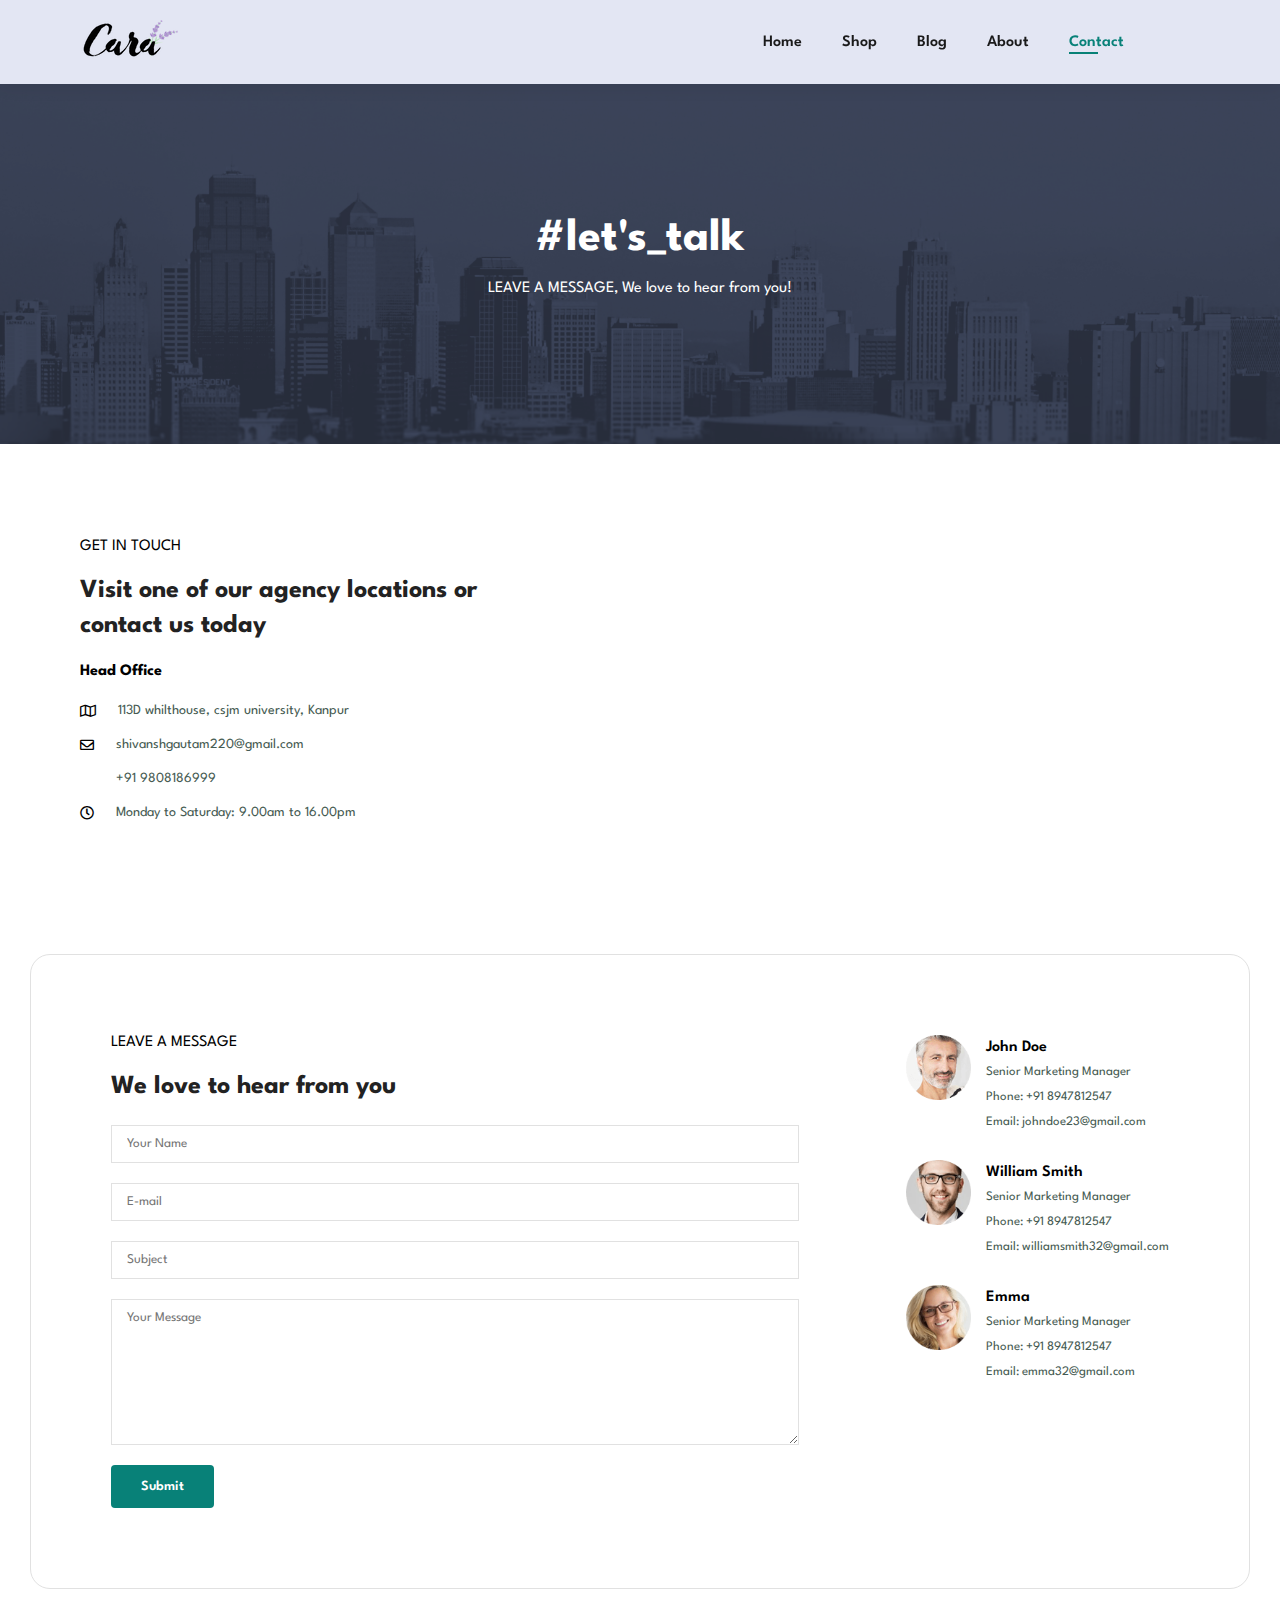
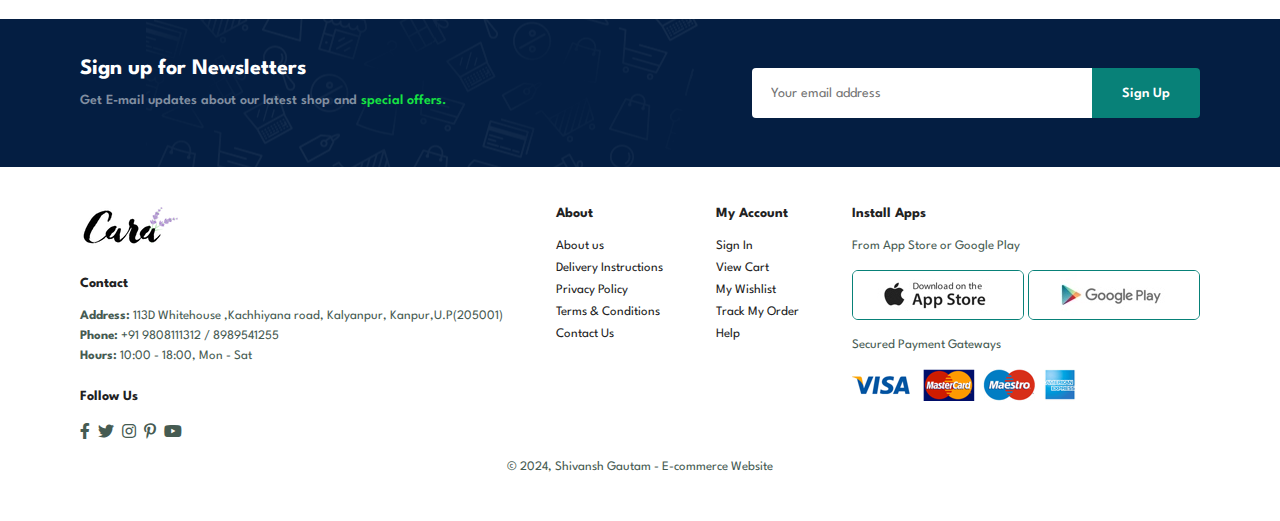
<file: contact.html>
<!DOCTYPE html>
<html lang="en">
<head>
  <meta charset="UTF-8">
  <meta name="viewport" content="width=device-width, initial-scale=1.0">
  <title>E-commerce Website</title>
  <link rel="stylesheet" href="style.css">
  <link rel="stylesheet" href="https://pro.fontawesome.com/releases/v5.10.0/css/all.css"/>
</head>
<body>
  <section id="header">
    <a href="#"><img src="img/logo.png" class="logo" alt=""></a>
  <div>
    <ul id="navbar">
      <li><a href="index.html">Home</a></li>
      <li><a href="shop.html">Shop</a></li>
      <li><a href="blog.html">Blog</a></li>
      <li><a href="about.html">About</a></li>
      <li><a class="active" href="contact.html">Contact</a></li>
      <li id="lg-bag"><a href="cart.html"><i class="far fa-shopping-bag"></i></a></li>
      <a href="#" id="close"><i class="far fa-times"></i></a>
      
    </ul>
  </div>
  <div id="mobile">
    <a href="cart.html"><i class="far fa-shopping-bag"></i></a>
    <i id="bar" class="fas fa-outdent"></i>
  </div>
</section>

  <section id="page-header" class="about-header">
   <h2>#let's_talk</h2>
   <p>LEAVE A MESSAGE, We love to hear from you!</p> 
   </section>

  <section id="contact-details" class="section-p1">
    <div class="details">
      <span>GET IN TOUCH</span>
      <h2>Visit one of our agency locations or contact us today</h2>
      <h3>Head Office</h3>
      <div>
       <li>
        <i class="far fa-map"></i>
        <p>113D whilthouse, csjm university, Kanpur</p>
       </li>
       <li>
        <i class="far fa-envelope"></i>
        <p>shivanshgautam220@gmail.com</p>
       </li>
       <li>
        <i class="far fa-phone-alt"></i>
        <p>+91 9808186999</p>
       </li>
       <li>
        <i class="far fa-clock"></i>
        <p>Monday to Saturday: 9.00am to 16.00pm</p>
       </li>
      </div>
    </div>
    <div class="map">
      <iframe src="https://www.google.com/maps/embed?pb=!1m18!1m12!1m3!1d14282.586641132533!2d80.25655123940898!3d26.499319333798837!2m3!1f0!2f0!3f0!3m2!1i1024!2i768!4f13.1!3m3!1m2!1s0x399c37855e701109%3A0x9c880b49fb4e71a5!2sKanpur%20University%2C%20Kanpur%2C%20Uttar%20Pradesh!5e0!3m2!1sen!2sin!4v1725297009743!5m2!1sen!2sin" width="600" height="450" style="border:0;" allowfullscreen="" loading="lazy" referrerpolicy="no-referrer-when-downgrade"></iframe>
    </div>
  </section>

<section id="form-details">
  <form action="">
    <span>LEAVE A MESSAGE</span>
    <h2>We love to hear from you</h2>
    <input type="text" placeholder="Your Name">
    <input type="text" placeholder="E-mail">
    <input type="text" placeholder="Subject">
    <textarea name="" id="" cols="30" rows="10" placeholder="Your Message"></textarea>
    <button class="normal">Submit</button>
  </form>
 <div class="people">
  <div>
    <img src="img/people/1.png" alt="">
    <p><span>John Doe</span> Senior Marketing Manager <br> Phone: +91 8947812547 <br> Email: johndoe23@gmail.com</p>
  </div>
  <div>
    <img src="img/people/2.png" alt="">
    <p><span>William Smith</span> Senior Marketing Manager <br> Phone: +91 8947812547 <br> Email: williamsmith32@gmail.com</p>
  </div>
  <div>
    <img src="img/people/3.png" alt="">
    <p><span>Emma</span> Senior Marketing Manager <br> Phone: +91 8947812547 <br> Email: emma32@gmail.com</p>
  </div>
 </div>  

</section>


<section id="newsletter" class="section-p1" class="section-m1">
  <div class="newstext">
    <h4>Sign up for Newsletters</h4>
    <p>Get E-mail updates about our latest shop and <span>special offers.</span></p>

  </div>
  <div class="form">
    <input type="text" placeholder="Your email address">
    <button class="normal">Sign Up</button>
  </div>
</section>

<footer class="section-p1">
  <div class="col">
    <img class="logo" src="img/logo.png" alt="">
    <h4>Contact</h4>
    <p><strong>Address: </strong>113D Whitehouse ,Kachhiyana road, Kalyanpur, Kanpur,U.P(205001)</p>
    <p><strong>Phone: </strong>+91 9808111312 / 8989541255</p>
    <p><strong>Hours: </strong>10:00 - 18:00, Mon - Sat</p>
    <div class="follow">
      <h4>Follow Us</h4>
      <div class="icon">
        <i class="fab fa-facebook-f"></i>
        <i class="fab fa-twitter"></i>
        <i class="fab fa-instagram"></i>
        <i class="fab fa-pinterest-p"></i>
        <i class="fab fa-youtube"></i>
      </div>
    </div>
  </div>

  <div class="col">
    <h4>About</h4>
    <a href="#">About us</a>
    <a href="#">Delivery Instructions</a>
    <a href="#">Privacy Policy</a>
    <a href="#">Terms & Conditions</a>
    <a href="#">Contact Us</a>
  </div>

  <div class="col">
    <h4>My Account</h4>
    <a href="#">Sign In</a>
    <a href="#">View Cart</a>
    <a href="#">My Wishlist</a>
    <a href="#">Track My Order</a>
    <a href="#">Help</a>
  </div>

  <div class="col install">
    <h4>Install Apps</h4>
    <p>From App Store or Google Play</p>
    <div class="row">
      <img src="img/pay/app.jpg" alt="">
      <img src="img/pay/play.jpg" alt="">
    </div>
    <p>Secured Payment Gateways </p>
    <img src="img/pay/pay.png" alt="">
  </div>

  <div class="copyright">
    <p>© 2024, Shivansh Gautam - E-commerce Website</p>
  </div>
</footer>
  
  <script src="script.js"></script>
</body>
</html>
</file>
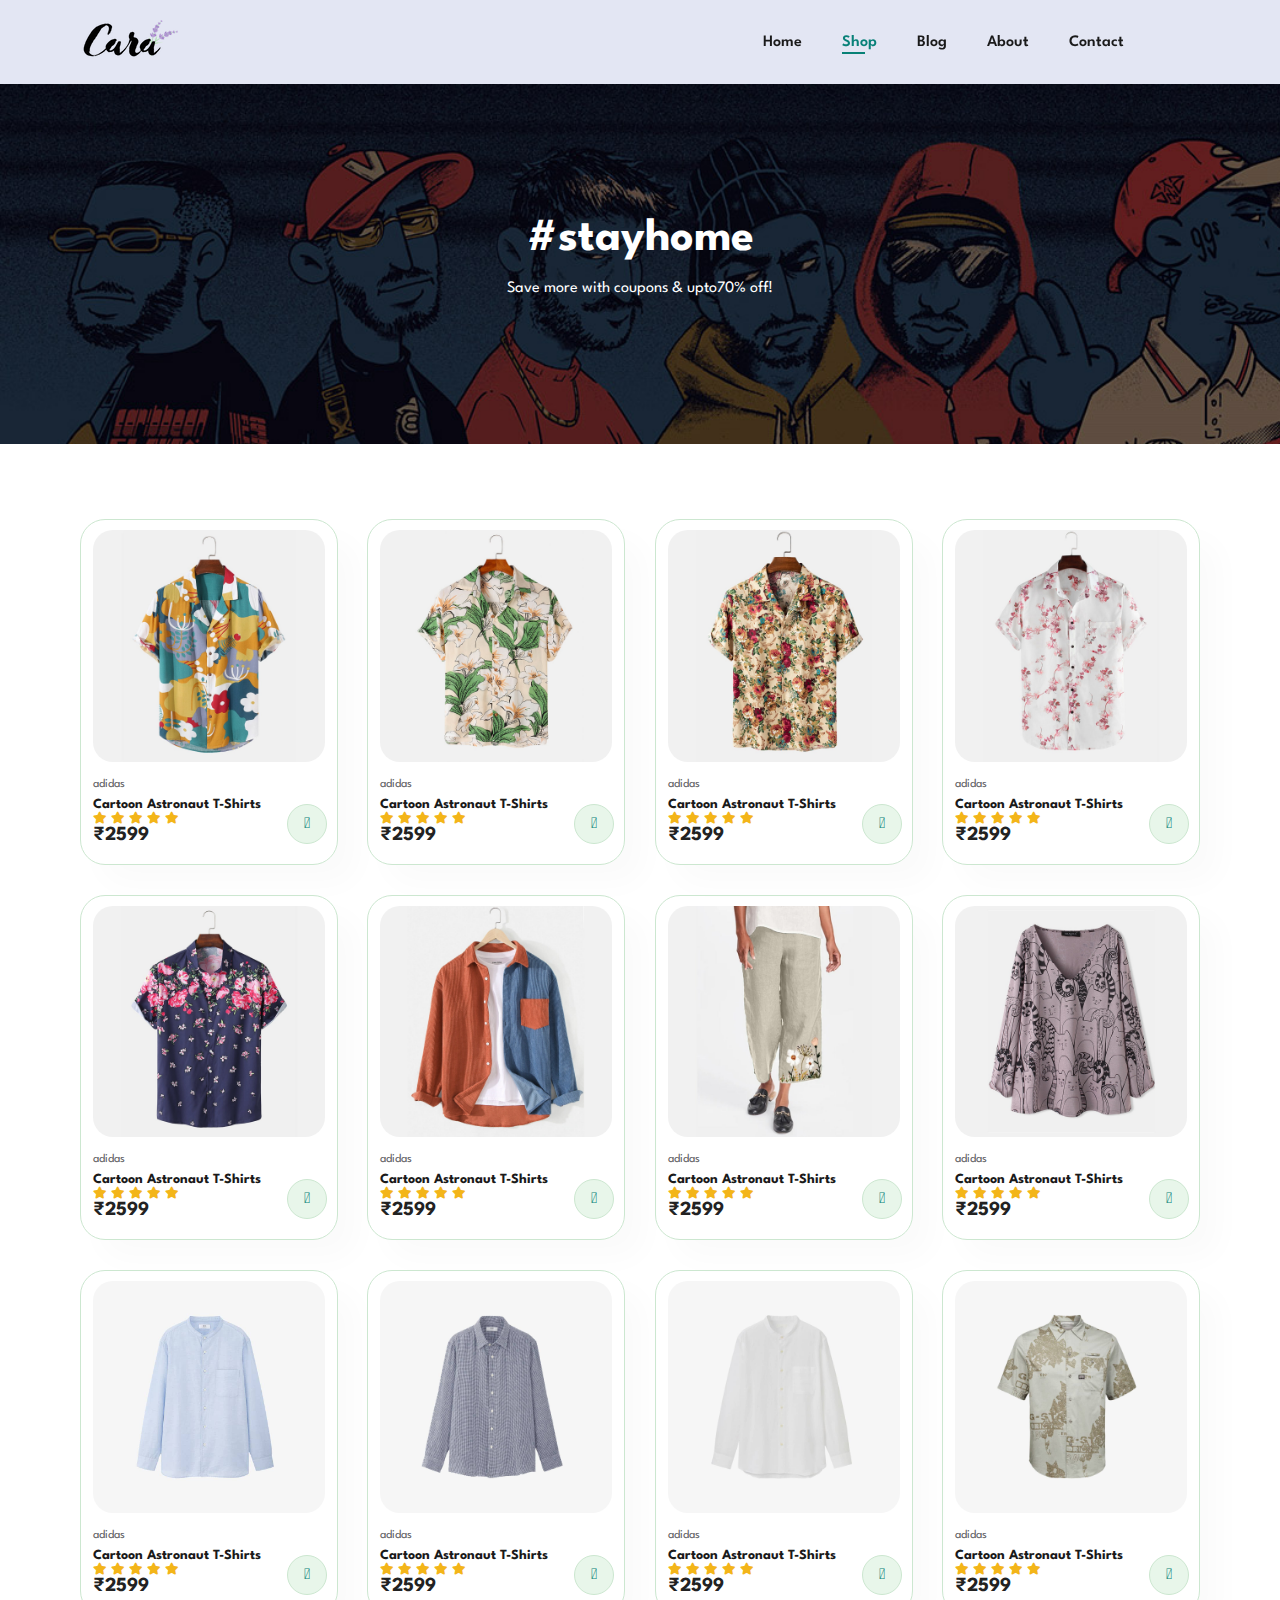
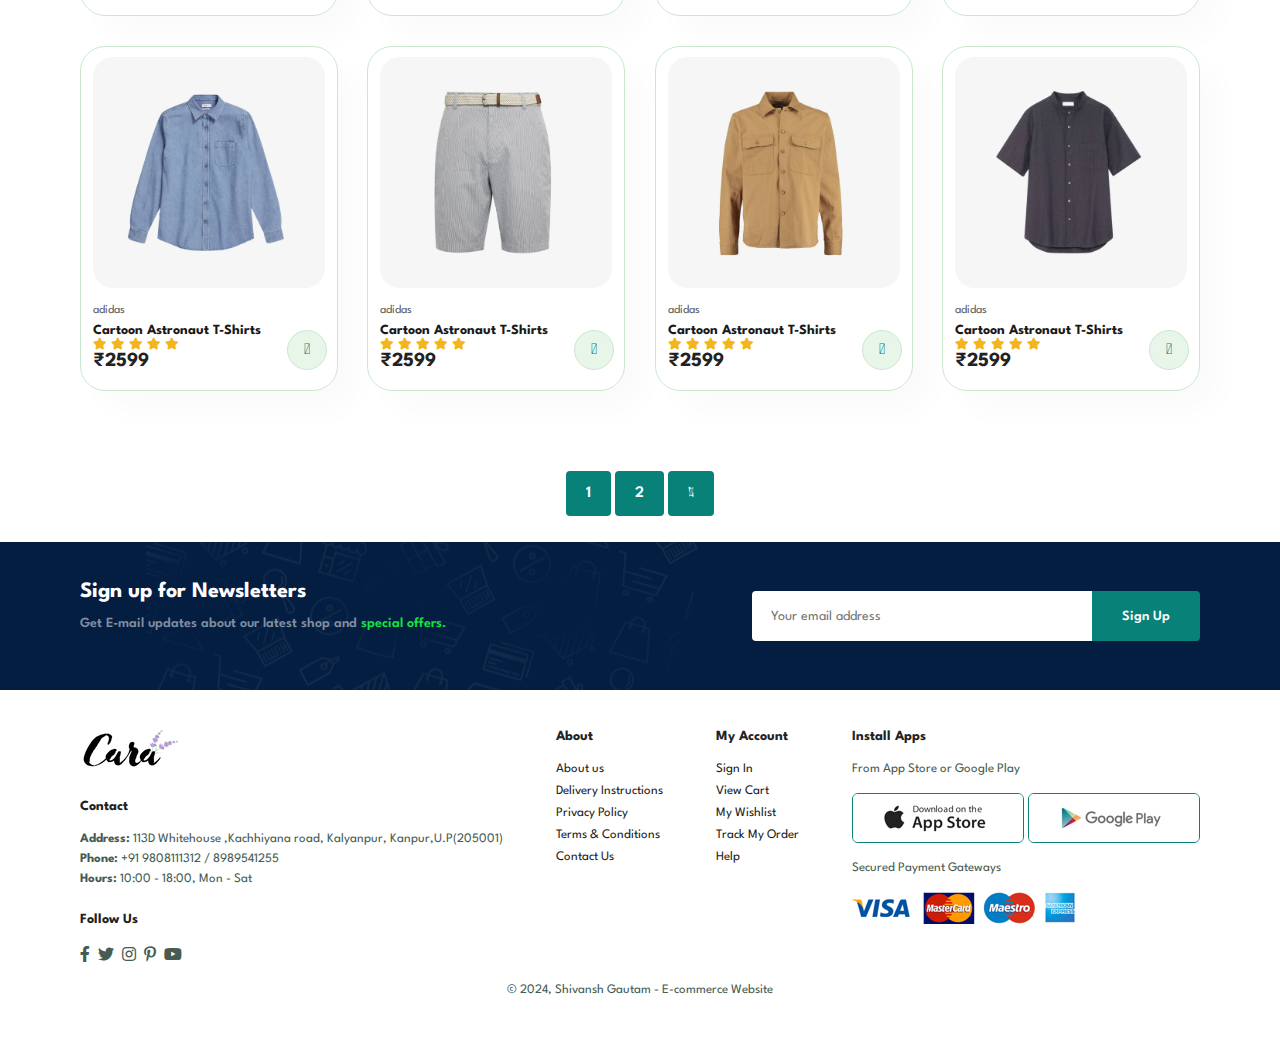
<file: shop.html>
<!DOCTYPE html>
<html lang="en">
<head>
  <meta charset="UTF-8">
  <meta name="viewport" content="width=device-width, initial-scale=1.0">
  <title>E-commerce Website</title>
  <link rel="stylesheet" href="style.css">
  <link rel="stylesheet" href="https://pro.fontawesome.com/releases/v5.10.0/css/all.css"/>
</head>
<body>
  <section id="header">
    <a href="#"><img src="img/logo.png" class="logo" alt=""></a>
  <div>
    <ul id="navbar">
      <li><a href="index.html">Home</a></li>
      <li><a class="active" href="shop.html">Shop</a></li>
      <li><a href="blog.html">Blog</a></li>
      <li><a href="about.html">About</a></li>
      <li><a href="contact.html">Contact</a></li>
      <li id="lg-bag"><a href="cart.html"><i class="far fa-shopping-bag"></i></a></li>
      <a href="#" id="close"><i class="far fa-times"></i></a>
      
    </ul>
  </div>
  <div id="mobile">
    <a href="cart.html"><i class="far fa-shopping-bag"></i></a>
    <i id="bar" class="fas fa-outdent"></i>
  </div>
</section>

  <section id="page-header">
   <h2>#stayhome</h2>
   <p>Save more with coupons & upto70% off!</p> 
   </section>
  

  <section id="product1" class="section-p1">
    
    <div class="pro-container">
      <div class="pro" onclick="window.location.href='sproduct.html';">
        <img src="img/products/f1.jpg" alt="">
        <div class="des">
          <span>adidas</span>
          <h5>Cartoon Astronaut T-Shirts</h5>
          <div class="star">
            <i class="fas fa-star"></i>
            <i class="fas fa-star"></i>
            <i class="fas fa-star"></i>
            <i class="fas fa-star"></i>
            <i class="fas fa-star"></i>

          </div>
          <h4>₹2599</h4>

        </div>
        <a href="#"><i class="fal fa-shopping-cart cart"></i></a>
      </div>
      <div class="pro">
        <img src="img/products/f2.jpg" alt="">
        <div class="des">
          <span>adidas</span>
          <h5>Cartoon Astronaut T-Shirts</h5>
          <div class="star">
            <i class="fas fa-star"></i>
            <i class="fas fa-star"></i>
            <i class="fas fa-star"></i>
            <i class="fas fa-star"></i>
            <i class="fas fa-star"></i>

          </div>
          <h4>₹2599</h4>

        </div>
        <a href="#"><i class="fal fa-shopping-cart cart"></i></a>
      </div>
      <div class="pro">
        <img src="img/products/f3.jpg" alt="">
        <div class="des">
          <span>adidas</span>
          <h5>Cartoon Astronaut T-Shirts</h5>
          <div class="star">
            <i class="fas fa-star"></i>
            <i class="fas fa-star"></i>
            <i class="fas fa-star"></i>
            <i class="fas fa-star"></i>
            <i class="fas fa-star"></i>

          </div>
          <h4>₹2599</h4>

        </div>
        <a href="#"><i class="fal fa-shopping-cart cart"></i></a>
      </div>
      <div class="pro">
        <img src="img/products/f4.jpg" alt="">
        <div class="des">
          <span>adidas</span>
          <h5>Cartoon Astronaut T-Shirts</h5>
          <div class="star">
            <i class="fas fa-star"></i>
            <i class="fas fa-star"></i>
            <i class="fas fa-star"></i>
            <i class="fas fa-star"></i>
            <i class="fas fa-star"></i>

          </div>
          <h4>₹2599</h4>

        </div>
        <a href="#"><i class="fal fa-shopping-cart cart"></i></a>
      </div>
      <div class="pro">
        <img src="img/products/f5.jpg" alt="">
        <div class="des">
          <span>adidas</span>
          <h5>Cartoon Astronaut T-Shirts</h5>
          <div class="star">
            <i class="fas fa-star"></i>
            <i class="fas fa-star"></i>
            <i class="fas fa-star"></i>
            <i class="fas fa-star"></i>
            <i class="fas fa-star"></i>

          </div>
          <h4>₹2599</h4>

        </div>
        <a href="#"><i class="fal fa-shopping-cart cart"></i></a>
      </div>
      <div class="pro">
        <img src="img/products/f6.jpg" alt="">
        <div class="des">
          <span>adidas</span>
          <h5>Cartoon Astronaut T-Shirts</h5>
          <div class="star">
            <i class="fas fa-star"></i>
            <i class="fas fa-star"></i>
            <i class="fas fa-star"></i>
            <i class="fas fa-star"></i>
            <i class="fas fa-star"></i>

          </div>
          <h4>₹2599</h4>

        </div>
        <a href="#"><i class="fal fa-shopping-cart cart"></i></a>
      </div>
      <div class="pro">
        <img src="img/products/f7.jpg" alt="">
        <div class="des">
          <span>adidas</span>
          <h5>Cartoon Astronaut T-Shirts</h5>
          <div class="star">
            <i class="fas fa-star"></i>
            <i class="fas fa-star"></i>
            <i class="fas fa-star"></i>
            <i class="fas fa-star"></i>
            <i class="fas fa-star"></i>

          </div>
          <h4>₹2599</h4>

        </div>
        <a href="#"><i class="fal fa-shopping-cart cart"></i></a>
      </div>
      <div class="pro">
        <img src="img/products/f8.jpg" alt="">
        <div class="des">
          <span>adidas</span>
          <h5>Cartoon Astronaut T-Shirts</h5>
          <div class="star">
            <i class="fas fa-star"></i>
            <i class="fas fa-star"></i>
            <i class="fas fa-star"></i>
            <i class="fas fa-star"></i>
            <i class="fas fa-star"></i>

          </div>
          <h4>₹2599</h4>

        </div>
        <a href="#"><i class="fal fa-shopping-cart cart"></i></a>
      </div>
  
    <div class="pro">
      <img src="img/products/n1.jpg" alt="">
      <div class="des">
        <span>adidas</span>
        <h5>Cartoon Astronaut T-Shirts</h5>
        <div class="star">
          <i class="fas fa-star"></i>
          <i class="fas fa-star"></i>
          <i class="fas fa-star"></i>
          <i class="fas fa-star"></i>
          <i class="fas fa-star"></i>

        </div>
        <h4>₹2599</h4>

      </div>
      <a href="#"><i class="fal fa-shopping-cart cart"></i></a>
    </div>
    <div class="pro">
      <img src="img/products/n2.jpg" alt="">
      <div class="des">
        <span>adidas</span>
        <h5>Cartoon Astronaut T-Shirts</h5>
        <div class="star">
          <i class="fas fa-star"></i>
          <i class="fas fa-star"></i>
          <i class="fas fa-star"></i>
          <i class="fas fa-star"></i>
          <i class="fas fa-star"></i>

        </div>
        <h4>₹2599</h4>

      </div>
      <a href="#"><i class="fal fa-shopping-cart cart"></i></a>
    </div>
    <div class="pro">
      <img src="img/products/n3.jpg" alt="">
      <div class="des">
        <span>adidas</span>
        <h5>Cartoon Astronaut T-Shirts</h5>
        <div class="star">
          <i class="fas fa-star"></i>
          <i class="fas fa-star"></i>
          <i class="fas fa-star"></i>
          <i class="fas fa-star"></i>
          <i class="fas fa-star"></i>

        </div>
        <h4>₹2599</h4>

      </div>
      <a href="#"><i class="fal fa-shopping-cart cart"></i></a>
    </div>
    <div class="pro">
      <img src="img/products/n4.jpg" alt="">
      <div class="des">
        <span>adidas</span>
        <h5>Cartoon Astronaut T-Shirts</h5>
        <div class="star">
          <i class="fas fa-star"></i>
          <i class="fas fa-star"></i>
          <i class="fas fa-star"></i>
          <i class="fas fa-star"></i>
          <i class="fas fa-star"></i>

        </div>
        <h4>₹2599</h4>

      </div>
      <a href="#"><i class="fal fa-shopping-cart cart"></i></a>
    </div>
    <div class="pro">
      <img src="img/products/n5.jpg" alt="">
      <div class="des">
        <span>adidas</span>
        <h5>Cartoon Astronaut T-Shirts</h5>
        <div class="star">
          <i class="fas fa-star"></i>
          <i class="fas fa-star"></i>
          <i class="fas fa-star"></i>
          <i class="fas fa-star"></i>
          <i class="fas fa-star"></i>

        </div>
        <h4>₹2599</h4>

      </div>
      <a href="#"><i class="fal fa-shopping-cart cart"></i></a>
    </div>
    <div class="pro">
      <img src="img/products/n6.jpg" alt="">
      <div class="des">
        <span>adidas</span>
        <h5>Cartoon Astronaut T-Shirts</h5>
        <div class="star">
          <i class="fas fa-star"></i>
          <i class="fas fa-star"></i>
          <i class="fas fa-star"></i>
          <i class="fas fa-star"></i>
          <i class="fas fa-star"></i>

        </div>
        <h4>₹2599</h4>

      </div>
      <a href="#"><i class="fal fa-shopping-cart cart"></i></a>
    </div>
    <div class="pro">
      <img src="img/products/n7.jpg" alt="">
      <div class="des">
        <span>adidas</span>
        <h5>Cartoon Astronaut T-Shirts</h5>
        <div class="star">
          <i class="fas fa-star"></i>
          <i class="fas fa-star"></i>
          <i class="fas fa-star"></i>
          <i class="fas fa-star"></i>
          <i class="fas fa-star"></i>

        </div>
        <h4>₹2599</h4>

      </div>
      <a href="#"><i class="fal fa-shopping-cart cart"></i></a>
    </div>
    <div class="pro">
      <img src="img/products/n8.jpg" alt="">
      <div class="des">
        <span>adidas</span>
        <h5>Cartoon Astronaut T-Shirts</h5>
        <div class="star">
          <i class="fas fa-star"></i>
          <i class="fas fa-star"></i>
          <i class="fas fa-star"></i>
          <i class="fas fa-star"></i>
          <i class="fas fa-star"></i>

        </div>
        <h4>₹2599</h4>

      </div>
      <a href="#"><i class="fal fa-shopping-cart cart"></i></a>
    </div>
  </div>
</section>

<section id="pagination" class="section-p1">
  <a href="#">1</a>
  <a href="#">2</a>
  <a href="#"><i class="fal fa-long-arrow-alt-right"></i></a>

</section>

<section id="newsletter" class="section-p1" class="section-m1">
  <div class="newstext">
    <h4>Sign up for Newsletters</h4>
    <p>Get E-mail updates about our latest shop and <span>special offers.</span></p>

  </div>
  <div class="form">
    <input type="text" placeholder="Your email address">
    <button class="normal">Sign Up</button>
  </div>
</section>

<footer class="section-p1">
  <div class="col">
    <img class="logo" src="img/logo.png" alt="">
    <h4>Contact</h4>
    <p><strong>Address: </strong>113D Whitehouse ,Kachhiyana road, Kalyanpur, Kanpur,U.P(205001)</p>
    <p><strong>Phone: </strong>+91 9808111312 / 8989541255</p>
    <p><strong>Hours: </strong>10:00 - 18:00, Mon - Sat</p>
    <div class="follow">
      <h4>Follow Us</h4>
      <div class="icon">
        <i class="fab fa-facebook-f"></i>
        <i class="fab fa-twitter"></i>
        <i class="fab fa-instagram"></i>
        <i class="fab fa-pinterest-p"></i>
        <i class="fab fa-youtube"></i>
      </div>
    </div>
  </div>

  <div class="col">
    <h4>About</h4>
    <a href="#">About us</a>
    <a href="#">Delivery Instructions</a>
    <a href="#">Privacy Policy</a>
    <a href="#">Terms & Conditions</a>
    <a href="#">Contact Us</a>
  </div>

  <div class="col">
    <h4>My Account</h4>
    <a href="#">Sign In</a>
    <a href="#">View Cart</a>
    <a href="#">My Wishlist</a>
    <a href="#">Track My Order</a>
    <a href="#">Help</a>
  </div>

  <div class="col install">
    <h4>Install Apps</h4>
    <p>From App Store or Google Play</p>
    <div class="row">
      <img src="img/pay/app.jpg" alt="">
      <img src="img/pay/play.jpg" alt="">
    </div>
    <p>Secured Payment Gateways </p>
    <img src="img/pay/pay.png" alt="">
  </div>

  <div class="copyright">
    <p>© 2024, Shivansh Gautam - E-commerce Website</p>
  </div>
</footer>
  
  <script src="script.js"></script>
</body>
</html>
</file>
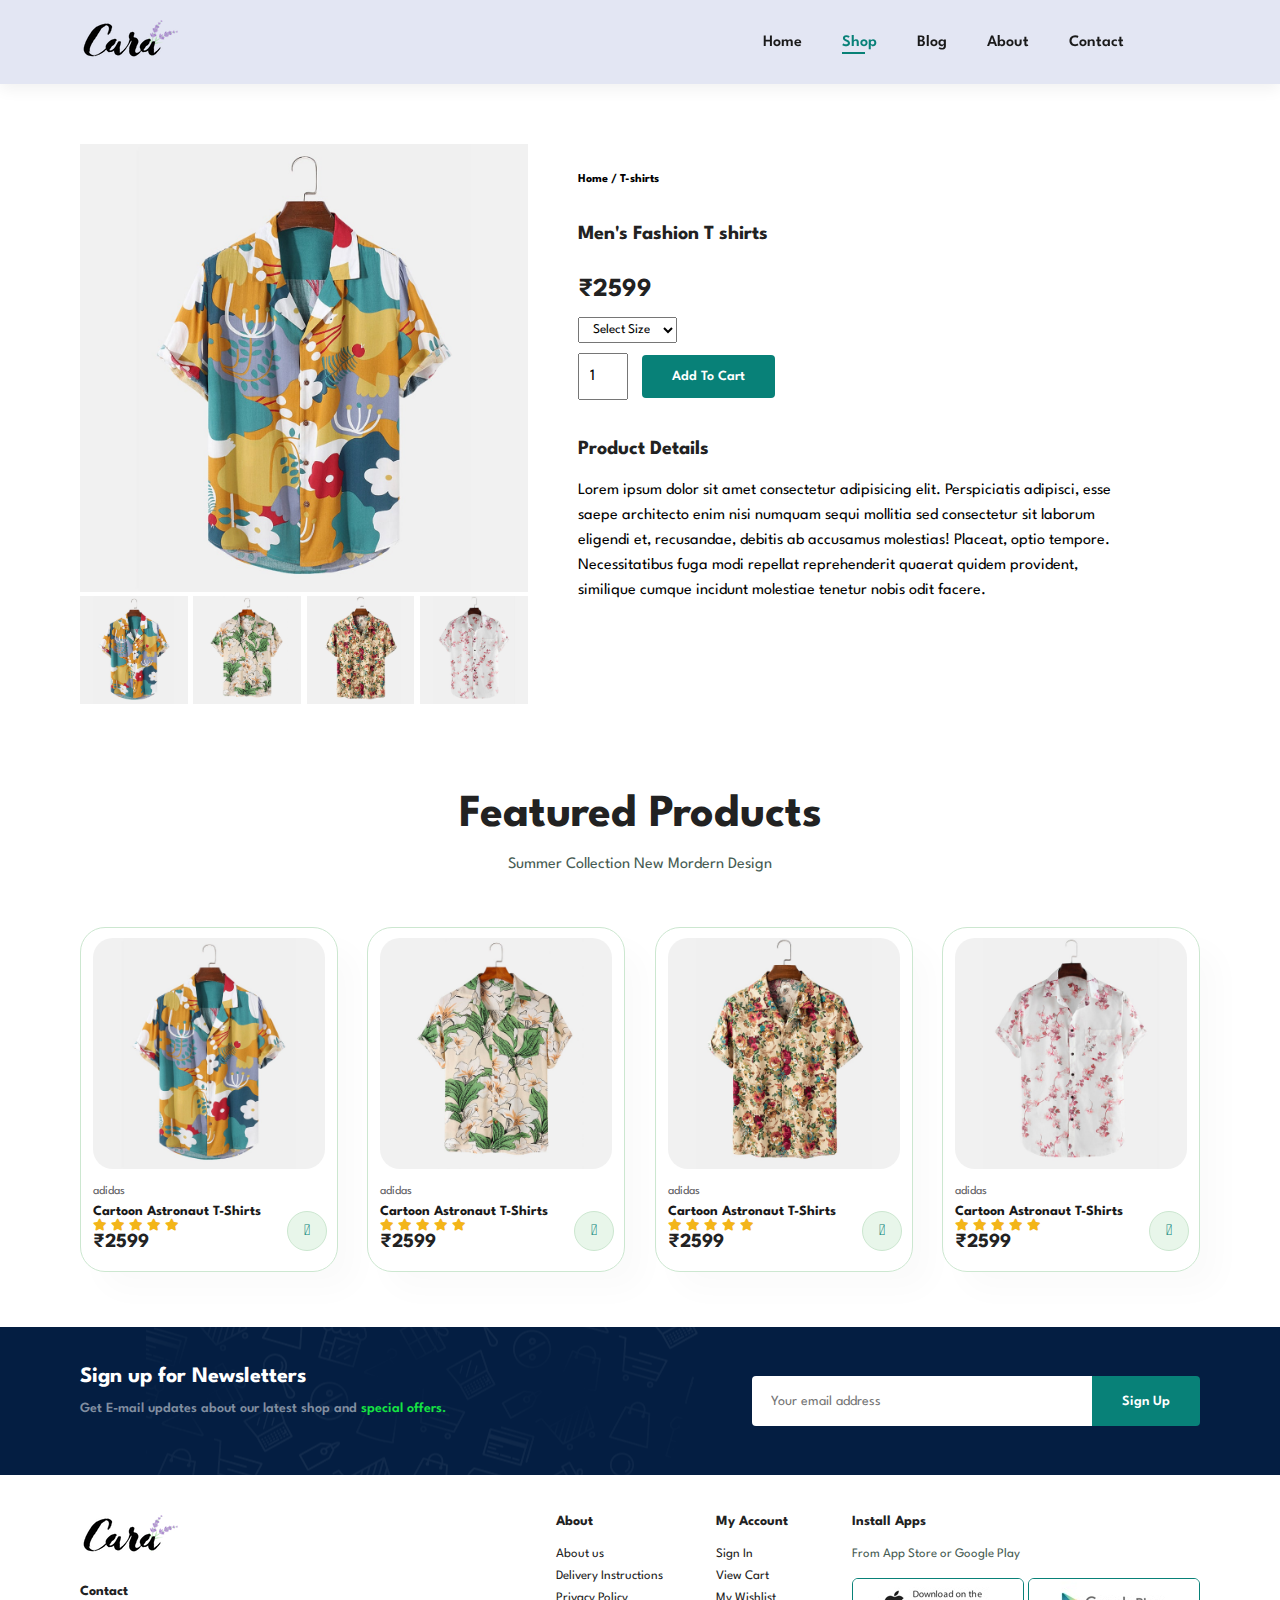
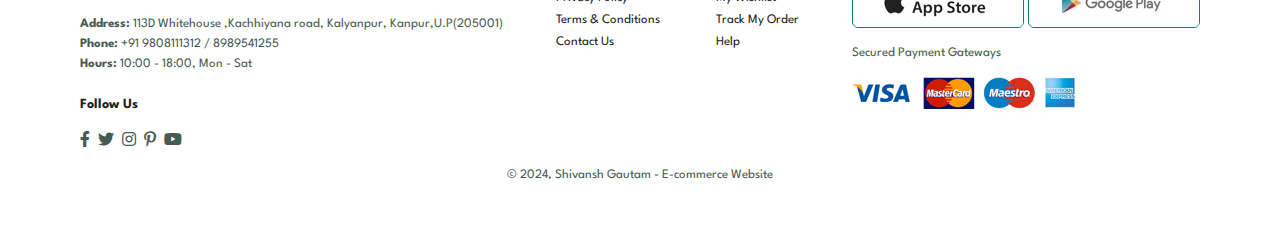
<file: sproduct.html>
<!DOCTYPE html>
<html lang="en">
<head>
  <meta charset="UTF-8">
  <meta name="viewport" content="width=device-width, initial-scale=1.0">
  <title>E-commerce Website</title>
  <link rel="stylesheet" href="style.css">
  <link rel="stylesheet" href="https://pro.fontawesome.com/releases/v5.10.0/css/all.css"/>
</head>
<body>
  <section id="header">
    <a href="#"><img src="img/logo.png" class="logo" alt=""></a>
  <div>
    <ul id="navbar">
      <li><a href="index.html">Home</a></li>
      <li><a class="active" href="shop.html">Shop</a></li>
      <li><a href="blog.html">Blog</a></li>
      <li><a href="about.html">About</a></li>
      <li><a href="contact.html">Contact</a></li>
      <li id="lg-bag"><a href="cart.html"><i class="far fa-shopping-bag"></i></a></li>
      <a href="#" id="close"><i class="far fa-times"></i></a>
      
    </ul>
  </div>
  <div id="mobile">
    <a href="cart.html"><i class="far fa-shopping-bag"></i></a>
    <i id="bar" class="fas fa-outdent"></i>
  </div>
</section>

<section id="prodetails" class="section-p1">
  <div class="single-pro-image">
    <img src="img/products/f1.jpg" width="100%" id="MainImg" alt="">

    <div class="small-img-group">
      <div class="small-img-col">
        <img src="img/products/f1.jpg" width="100%" class="small-img" alt="">
      </div>
      <div class="small-img-col">
        <img src="img/products/f2.jpg" width="100%" class="small-img" alt="">
      </div>
      <div class="small-img-col">
        <img src="img/products/f3.jpg" width="100%" class="small-img" alt="">
      </div>
      <div class="small-img-col">
        <img src="img/products/f4.jpg" width="100%" class="small-img" alt="">
      </div>
    </div>
  </div>

  <div class="single-pro-details">
    <h6>Home / T-shirts</h6>
    <h4>Men's Fashion T shirts</h4>
    <h2>₹2599</h2>
    <select>
      <option>Select Size</option>
      <option>XL</option>
      <option>XXL</option>
      <option>Large</option>
      <option>Medium</option>
      <option>Small</option>
    </select>
    <input type="number" value="1">
    <button class="normal">Add To Cart</button>
    <h4>Product Details</h4>
    <span>Lorem ipsum dolor sit amet consectetur adipisicing elit. Perspiciatis adipisci, esse saepe architecto enim nisi numquam sequi mollitia sed consectetur sit laborum eligendi et, recusandae, debitis ab accusamus molestias! Placeat, optio tempore. Necessitatibus fuga modi repellat reprehenderit quaerat quidem provident, similique cumque incidunt molestiae tenetur nobis odit facere.</span>
  </div>

  

</section>
<section id="product1" class="section-p1">
  <h2>Featured Products</h2>
  <p>Summer Collection New Mordern Design</p>
  <div class="pro-container">
    <div class="pro">
      <img src="img/products/f1.jpg" alt="">
      <div class="des">
        <span>adidas</span>
        <h5>Cartoon Astronaut T-Shirts</h5>
        <div class="star">
          <i class="fas fa-star"></i>
          <i class="fas fa-star"></i>
          <i class="fas fa-star"></i>
          <i class="fas fa-star"></i>
          <i class="fas fa-star"></i>

        </div>
        <h4>₹2599</h4>

      </div>
      <a href="#"><i class="fal fa-shopping-cart cart"></i></a>
    </div>
    <div class="pro">
      <img src="img/products/f2.jpg" alt="">
      <div class="des">
        <span>adidas</span>
        <h5>Cartoon Astronaut T-Shirts</h5>
        <div class="star">
          <i class="fas fa-star"></i>
          <i class="fas fa-star"></i>
          <i class="fas fa-star"></i>
          <i class="fas fa-star"></i>
          <i class="fas fa-star"></i>

        </div>
        <h4>₹2599</h4>

      </div>
      <a href="#"><i class="fal fa-shopping-cart cart"></i></a>
    </div>
    <div class="pro">
      <img src="img/products/f3.jpg" alt="">
      <div class="des">
        <span>adidas</span>
        <h5>Cartoon Astronaut T-Shirts</h5>
        <div class="star">
          <i class="fas fa-star"></i>
          <i class="fas fa-star"></i>
          <i class="fas fa-star"></i>
          <i class="fas fa-star"></i>
          <i class="fas fa-star"></i>

        </div>
        <h4>₹2599</h4>

      </div>
      <a href="#"><i class="fal fa-shopping-cart cart"></i></a>
    </div>
    <div class="pro">
      <img src="img/products/f4.jpg" alt="">
      <div class="des">
        <span>adidas</span>
        <h5>Cartoon Astronaut T-Shirts</h5>
        <div class="star">
          <i class="fas fa-star"></i>
          <i class="fas fa-star"></i>
          <i class="fas fa-star"></i>
          <i class="fas fa-star"></i>
          <i class="fas fa-star"></i>

        </div>
        <h4>₹2599</h4>

      </div>
      <a href="#"><i class="fal fa-shopping-cart cart"></i></a>
    </div>
    
  </div>
</section>

<section id="newsletter" class="section-p1" class="section-m1">
  <div class="newstext">
    <h4>Sign up for Newsletters</h4>
    <p>Get E-mail updates about our latest shop and <span>special offers.</span></p>

  </div>
  <div class="form">
    <input type="text" placeholder="Your email address">
    <button class="normal">Sign Up</button>
  </div>
</section>

<footer class="section-p1">
  <div class="col">
    <img class="logo" src="img/logo.png" alt="">
    <h4>Contact</h4>
    <p><strong>Address: </strong>113D Whitehouse ,Kachhiyana road, Kalyanpur, Kanpur,U.P(205001)</p>
    <p><strong>Phone: </strong>+91 9808111312 / 8989541255</p>
    <p><strong>Hours: </strong>10:00 - 18:00, Mon - Sat</p>
    <div class="follow">
      <h4>Follow Us</h4>
      <div class="icon">
        <i class="fab fa-facebook-f"></i>
        <i class="fab fa-twitter"></i>
        <i class="fab fa-instagram"></i>
        <i class="fab fa-pinterest-p"></i>
        <i class="fab fa-youtube"></i>
      </div>
    </div>
  </div>

  <div class="col">
    <h4>About</h4>
    <a href="#">About us</a>
    <a href="#">Delivery Instructions</a>
    <a href="#">Privacy Policy</a>
    <a href="#">Terms & Conditions</a>
    <a href="#">Contact Us</a>
  </div>

  <div class="col">
    <h4>My Account</h4>
    <a href="#">Sign In</a>
    <a href="#">View Cart</a>
    <a href="#">My Wishlist</a>
    <a href="#">Track My Order</a>
    <a href="#">Help</a>
  </div>

  <div class="col install">
    <h4>Install Apps</h4>
    <p>From App Store or Google Play</p>
    <div class="row">
      <img src="img/pay/app.jpg" alt="">
      <img src="img/pay/play.jpg" alt="">
    </div>
    <p>Secured Payment Gateways </p>
    <img src="img/pay/pay.png" alt="">
  </div>

  <div class="copyright">
    <p>© 2024, Shivansh Gautam - E-commerce Website</p>
  </div>
</footer>

<script>
  var MainImg = document.getElementById("MainImg");
  var smallimg = document.getElementsByClassName("small-img");

  smallimg[0].onclick = function(){
    MainImg.src = smallimg[0].src;
  }
  smallimg[1].onclick = function(){
    MainImg.src = smallimg[1].src;
  }
  smallimg[2].onclick = function(){
    MainImg.src = smallimg[2].src;
  }
  smallimg[3].onclick = function(){
    MainImg.src = smallimg[3].src;
  }
</script>
  
  <script src="script.js"></script>
</body>
</html>
</file>
<file: style.css>
@import url("https://fonts.googleapis.com/css2?family=Spartan:wght@100;200;300;400;500;600;700;800;900&display=swap");
* {
  margin: 0;
  padding: 0;
  box-sizing: border-box;
  font-family: "Spartan", sans-serif;
}

html {
  scroll-behavior: smooth;
}

/* Global Styles */

h1 {
  font-size: 50px;
  line-height: 64px;
  color: #222;
}

h2 {
  font-size: 46px;
  line-height: 54px;
  color: #222;
}

h4 {
  font-size: 20px;
  color: #222;
}

h6 {
  font-weight: 700;
  font-size: 12px;
}

p {
  font-size: 16px;
  color: #465b52;
  margin: 15px 0 20px 0;
}

.section-p1 {
  padding: 40px 80px;
}

.section-m1 {
  margin: 40px 0;
}

button.normal{
  font-size: 14px;
  font-weight: 600;
  padding: 15px 30px;
  color: #000;
  background-color: #fff;
  border-radius: 4px;
  cursor: pointer;
  border: none;
  outline: none;
  transition: 0.3s ease;
}

button.white{
  font-size: 13px;
  font-weight: 600;
  padding: 11px 18px;
  color: #fff;
  background-color: transparent;
 
  cursor: pointer;
  border: 1px solid #fff;
  outline: none;
  transition: 0.3s ease;
}

body {
  width: 100%;
}

#header {
  display: flex;
  align-items: center;
  justify-content: space-between;
  padding: 20px 80px;
  background: #e3e6f3;
  box-shadow: 0 5px 15px rgba(0,0,0,0.06);
  z-index: 999;
  position: sticky;
  top: 0;
  left: 0;
}

#navbar {
  display: flex;
  align-items: center;
  justify-content: center;

}

#navbar li{
  list-style: none;
  padding: 0 20px;
  position: relative;
}

#navbar li a{
  text-decoration: none;
  font-size: 16px;
  font-weight: 600;
  color: #1a1a1a;
  transition: 0.4s ease;
}

#navbar li a:hover,#navbar li a.active{
  color:#088178 ;

}

#navbar li a.active::after,
#navbar li a:hover::after{
  content: "";
  width: 30%;
  height: 2px;
  background-color: #088176;
  position: absolute;
  bottom: -4px;
  left: 20px;
}

#mobile{
  display: none;
  align-items: center;
}

#close{
  display: none;
}

#hero{
  background-image: url("img/hero4.png");
  height: 90vh;
  width: 100%;
  background-position: top 25% right 0;
  background-size: cover;
  padding: 0 80px;
  display: flex;
  align-items: flex-start;
  justify-content: center;
  flex-direction: column;
}

#hero h4{
  padding-bottom: 15px;

}

#hero h1{
  color: #088178;
}

#hero button{
  background-image: url("img/button.png");
  background-color: transparent;
  color: #088178;
  border: 0;
  padding: 14px 80px 14px 65px;
  background-repeat: no no-repeat;
  cursor: pointer;
  font-weight: 700;
  font-size: 15px;

}

#feature{
  display: flex;
  align-items: center;
  justify-content: space-between;
  flex-wrap: wrap;
}

#feature .fe-box{
  width: 180px;
  text-align: center;
  padding: 25px 15px;
  box-shadow: 20px 20px 34px rgba(0,0,0,0.02);
  border: 1px solid #cce7d0;
  border-radius: 4px;
  margin: 15px 0;
}

#feature .fe-box:hover{
  box-shadow: 10px 10px 54px rgba(70,62,221,0.2);
}
#feature .fe-box img{
  width: 100%;
  margin-bottom: 10px;
}
#feature .fe-box h6{
  display: inline-block;
  padding: 9px  8px 8px 8px;
  line-height: 1;
  border-radius: 4px;
  color: #088178;
  background-color: #fddde4;

}

#product1{
  text-align: center;
}

#product1 .pro-container{
  display: flex;
  justify-content: space-between;
  padding-top: 20px;
  flex-wrap: wrap;
}

#product1 .pro{
  width: 23%;
  min-width: 250px;
  padding: 10px 12px;
  border: 1px solid #cce7d0;
  border-radius: 25px;
  cursor: pointer;
  box-shadow: 20px 20px 30px rgba(0,0,0,0.02);
  margin: 15px 0;
  transition: 0.4s ease;
  position: relative;
}

#product1 .pro:hover{
  box-shadow: 20px 20px 30px rgba(0,0,0,0.25);

}

#product1 .pro img{
  width: 100%;
  border-radius: 20px;

}

#product1 .pro .des{
  text-align: start;
  padding: 10px 0;

}

#product1 .pro .des span{
  color: #606063;
  font-size: 12px;
}

#product1 .pro .des h5{
 padding-top: 7px;
 color: #1a1a1a;
 font-size: 14px;
}

#product1 .pro .des i{
  font-size: 12px;
  color: rgba(243,181,25);

}

#product1 .pro .des .h4{
  padding-top: 7px;
  font-size: 15px;
  font-weight: 700;
  color: #088178;

}

#product1 .pro .cart{
  width: 40px;
  height: 40px;
  line-height: 40px;
  border-radius: 50px;
  background-color: #e8f6ea;
  font-weight: 500;
  color: #088178;
  border: 1px solid #cce7d0;
  position: absolute;
  bottom: 20px;
  right: 10px;
}

#banner{
  display: flex;
  flex-direction: column;
  justify-content: center;
  align-items: center;
  text-align: center;
  background-image: url(img/banner/b2.jpg);
  width: 100%;
  height: 40vh;
  background-size: cover;
  background-position: center;
}

#banner h4{
  color: #fff;
  font-size: 16px;

}

#banner h2{
  color: #fff;
  font-size: 30px;
  padding: 10px 0;

}

#banner h2 span{
 color: #ef3636;
}

#banner button:hover{
  background-color: #088178;
  color: #fff;
}

#sm-banner{
  display: flex;
  justify-content: space-between;
  flex-wrap: wrap;

}


#sm-banner .banner-box{
  display: flex;
  flex-direction: column;
  justify-content: center;
  align-items: flex-start;
  background-image: url(img/banner/b17.jpg);
  min-width: 855px;
  height: 50vh;
  background-size: cover;
  background-position:center;
  padding: 30px;
}

#sm-banner .banner-box2{
  background-image: url(img/banner/b10.jpg);
}

#sm-banner h4{
  color: #fff;
  font-size: 20px;
  font-weight: 300;

}

#sm-banner h2{
  color: #fff;
  font-size: 28px;
  font-weight: 800;

}

#sm-banner span{
  color: #fff;
  font-size: 14px;
  font-weight: 500;
  padding-bottom: 15px;
}


#sm-banner .banner-box:hover button{
  background: #088178;
  border:1px solid #088178;
  color: white;
}

#banner3{
  display: flex;
  justify-content: space-between;
  flex-wrap: wrap;
  padding: 0 80px;
}

#banner3 .banner-box{
  display: flex;
  flex-direction: column;
  justify-content: center;
  align-items: flex-start;
  background-image: url(img/banner/b7.jpg);
  min-width: 32%;
  height: 30vh;
  background-size: cover;
  background-position: center;
  padding: 20px;
  margin-bottom: 20px;

}

#banner3 .banner-box2{
  background-image: url(img/banner/b4.jpg);
}

#banner3 .banner-box3{
  background-image: url(img/banner/b18.jpg);
}

#banner3 h2{
  color: #fff;
  font-weight: 900;
  font-size: 22px;
}


#banner3 h3{
  color: #ec554e;
  font-weight: 900;
  font-size: 15px;
}

#newsletter{
  display: flex;
  justify-content: space-between;
  flex-wrap: wrap;
  align-items: center;
  background-image: url("img/banner/b14.png");
  background-repeat: no-repeat;
  background-position: 20% 30%;
  background-color: #041e42;

}

#newsletter h4{
  font-size: 22px;
  font-weight: 700;
  color: #fff;
}

#newsletter p{
  font-size: 14px;
  font-weight: 600;
  color: #818ea0;

}

#newsletter p span{
  
  color: #16e443;

}

#newsletter .form{
  display: flex;
  width: 40%;
}

#newsletter input{
  height: 3.125rem;
  padding: 0 1.25em;
  font-size: 14px;
  width: 100%;
  border: 1px solid transparent;
  border-radius: 4px;
  outline: none;
  border-top-right-radius: 0;
  border-bottom-right-radius: 0;

}

#newsletter button{
  background-color: #088178;
  color: #fff;
  white-space: nowrap;
  border-top-left-radius: 0;
  border-bottom-left-radius: 0;


}

footer{
  display: flex;
  flex-wrap: wrap;
  justify-content: space-between;
}

footer .col{
  display: flex;
  flex-direction: column;
  align-items: flex-start;
  margin-bottom: 20px;
}

footer .logo{
  margin-bottom: 30px;

}

footer h4{
  font-size: 14px;
  padding-bottom: 20px;
}

footer p{
  font-size: 13px;
  margin: 0 0 8px 0;

}

footer a{
  font-size: 13px;
  text-decoration: none;
  color: #222;
  margin-bottom: 10px;
}

footer .follow{
  margin-top: 20px;
}

footer .follow i{
  color: #465b52;
  padding-right: 4px;
  cursor: pointer;
}

footer .install .row img{
  border: 1px solid #088178;
  border-radius: 6px;
}

footer .install img{
  margin: 10px 0 15px 0;
}

footer .follow i:hover,
footer a:hover{
  color: #088178;
}

footer .copyright{
  width: 100%;
  text-align: center;
}

#page-header{
  background-image: url("img/banner/b1.jpg");
  width: 100%;
  height: 40vh;
  background-size: cover;
  display: flex;
  justify-content: center;
  text-align: center;
  flex-direction: column;
  padding: 14px;

}

#page-header h2,
#page-header p{
  color: #fff;
}

#pagination{
  text-align: center;
}

#pagination a{
  text-decoration: none;
  background-color: #088178;
  padding: 15px 20px;
  color: #fff;
  border-radius: 4px;
  font-weight: 600;
}

#pagination a i{
  font-size: 16px;
  font-weight: 600;
}

#prodetails .single-pro-image{
  width: 40%;
  margin-right: 50px;

}

.small-img-group{
  display: flex;
  justify-content: space-between;
}

.small-img-col{
  flex-basis: 24%;
  cursor: pointer;
}

#prodetails{
  display: flex;
  margin-top: 20px;
}

#prodetails .single-pro-details{
  width: 50%;
  padding-top: 30px;

}

#prodetails .single-pro-details h4{
  padding: 40px 0 20px 0;
}

#prodetails .single-pro-details h2{
  font-size: 26px;
}

#prodetails .single-pro-details select{
  padding: 5px 10px;
  margin-bottom: 10px;
  display: block;
}

#prodetails .single-pro-details input{
  width: 50px;
  height: 47px;
  padding-left: 10px;
  font-size: 16px;
  margin-right: 10px;
}

#prodetails .single-pro-details button{
  background: #088178;
  color: #fff;

}

#prodetails .single-pro-details input:focus {
  outline: none;
}

#prodetails .single-pro-details span{
  line-height: 25px;
}

#page-header.blog-header{
  background-image: url("img/banner/b19.jpg");
}

#blog{
  padding: 150px 150px 0 150px;

}

#blog .blog-box{
  display: flex;
  align-items: center;
  width: 100%;
  position: relative;
  padding-bottom: 90px;
}

#blog .blog-img{
  width: 50%;
  margin-right: 40px;
}

#blog img{
  width: 100%;
  height: 300px;
  object-fit: cover;
}

#blog .blog-details{
  width: 50%;

}

#blog .blog-details a{
  text-decoration: none;
  font-size: 11px;
  color: #000;
  font-weight: 700;
  position: relative;
  transition: 0.3s;

} 

#blog .blog-details a::after{
  content: "";
  width: 50px;
  height: 1px;
  background-color: #000;
  top: 4px;
  right: -60px;
  position: absolute;

} 

#blog .blog-details a:hover{
  color: #088178;
}

#blog .blog-details a:hover::after{
  color: #088178;
}

#blog .blog-box h1{
  position: absolute;
  top: -40px;
  left: 0;
  font-size: 70px;
  font-weight: 700;
  color: #c9cbce;
  z-index: -9;
}

#page-header.about-header{
  background-image: url(img/about/banner.png);
}

#about-head{
  display: flex;
  align-items: center;
}

#about-head img{
  width: 50%;
  height: auto;
}

#about-head div{
  padding-left: 40px;
}


#about-app{
  text-align: center;

}

#about-app .video{
  width: 70%;
  height: 100%;
  margin: 30px auto 0 auto;
}

#about-app .video video{
  width: 100%;
  height: 100%;
 border-radius: 20px;
}

#contact-details{
  display: flex;
  align-items: center;
  justify-content: space-between;
}

#contact-details .details{
  width: 40%;

}

#contact-details .details span,
#form-details form span{
  font-size: 12x;
}

#contact-details .details h2,
#form-details form h2{
  font-size: 26px;
  line-height: 35px;
  padding: 20px 0;
}

#contact-details .details h3{
  font-size: 16px;
  padding-bottom: 15px;
}
#contact-details .details li{
  list-style: none;
  display: flex;
  padding: 10px 0;
}

#contact-details .details li i{
  font-size: 14px;
  padding-right: 22px;
}

#contact-details .details li p{
  margin: 0;
  font-size: 14px;
}

#contact-details .map{
  width: 55%;
  height: 400px;

}

#contact-details .map iframe{
  width: 100%;
  height: 100%;
}

#form-details{
  display: flex;
  justify-content: space-between;
  margin: 30px;
  padding: 80px;
  border: 1px solid #e1e1e1;
  border-radius: 20px;
}


#form-details form{
  width: 65%;
  display: flex;
  flex-direction: column;
  align-items: flex-start;
}

#form-details form input,
#form-details form textarea{
  width: 100%;
  padding: 12px 15px;
  outline: none;
  margin-bottom: 20px;
  border: 1px solid #e1e1e1;
}

#form-details form button{
  background-color: #088178;
  color: #fff;
}

#form-details .people div{
  padding-bottom: 25px;
display: flex;
align-items: flex-start;
}

#form-details .people div img{
  width: 65px;
  height: 65px;
  object-fit: cover;
  margin-right: 15px;
}

#form-details .people div p{
  margin: 0;
  font-size: 13px;
  line-height: 25px;
}
#form-details .people div p span{
  display: block;
  font-size: 16px;
  font-weight: 600;
  color: #000;
}

#cart{
  overflow-x: auto;
}

#cart table{
  width: 100%;
  border-collapse: collapse;
  table-layout: fixed;
  white-space: nowrap;
}

#cart table img{
  width: 70px;

}

#cart table td:nth-child(1){
  width: 100px;
  text-align: center;

}

#cart table td:nth-child(2){
  width: 150px;
  text-align: center;

}

#cart table td:nth-child(3){
  width: 250px;
  text-align: center;

}

#cart table td:nth-child(4),
#cart table td:nth-child(5),
#cart table td:nth-child(6){
  width: 150px;
  text-align: center;

}

#cart table td:nth-child(5) input{
  width: 70px;
  padding: 10px 5px 10px 15px;
}

#cart table thead{
  border: 1px solid #e2e9e1;
  border-left: none;
  border-right: none;
}

#cart table thead td{
  font-weight: 700;
  text-transform: uppercase;
  font-size: 13px;
  padding: 18px 0;
}

#cart table tbody tr td{
  padding-top: 15px;
}

#cart table tbody td{
  font-size: 13px;
}

#cart-add{
  display: flex;
  flex-wrap: wrap;
  justify-content: space-between;
}

#coupon{
  width: 50%;
  margin-bottom: 30px;
}

#coupon h3, #subtotal h3{
  padding-bottom: 15px;
}

#coupon input{
  padding: 10px 20px;
  outline: none;
  width: 60%;
  margin-right: 10px;
  border: 1px solid #e2e9e1;
}

#coupon button, #subtotal button{
  background-color: #088178;
  color: #fff;
  padding: 12px 20px;
}

#subtotal{
  width: 50%;
  margin-bottom: 30px;
  border: 1px solid #e2e9e1;
  padding: 30px;
}

#subtotal table{
  border-collapse: collapse;
  width: 100%;
  margin-bottom: 20px;
}

#subtotal table td{
  width: 50%;
  border: 1px solid #e2e9e1;
  padding: 10px;
  font-size: 13px;
}

















@media (max-width:1700px){
  #sm-banner .banner-box {
    min-width: 588px;

}
}

@media (max-width:1300px){
  #sm-banner .banner-box {
    min-width: 549px;
}

#banner3 .banner-box {
 
  min-width: 31%;
 
}
}


@media (max-width:799px){
  .section-p1{
    padding: 40px 40px;
  }
  #navbar {
    display: flex;
    flex-direction: column;
    align-items: flex-start;
    justify-content: flex-start;
    position:fixed;
    right: -300px;
    height: 100vh;
    width: 300px;
    top: 0;
    background-color: #e3e6f3;
    box-shadow: 0 40px 60px rgba(0,0,0,0.02);
    padding: 80px 0 0 10px;
    transition: 0.4s;
  }

  #navbar.active{
    right: 0px;

  }

  #navbar li{
      margin-bottom: 25px;
 }

  #mobile{
      display: flex;
      align-items: center;
 }

  #mobile i{
      color: #1a1a1a;
      font-size: 24px;
      padding-left: 20px;
  }

  #close{
    display: initial;
    position: absolute;
    top: 30px;
    left: 30px;
    color: #222;
    font-size: 26px;
  }

  #lg-bag{
    display: none;
  }

  #hero {
   
    height: 70vh;
    padding: 0 80px;
    background-position: top 30% right 30%;
    
}
#feature {

  justify-content: center;
 
}

#feature .fe-box {
 
  margin: 15px 15px;
}

#product1 .pro-container {
  
  justify-content: center;
  
}
#product1 .pro {
 
  margin: 15px 15px;

}

#banner {
 
  height: 20vh;
 
}
#sm-banner .banner-box {

  min-width: 100%;
  height: 30vh;
 
}
#banner3 {
  
  padding: 0 40px;
}

#banner3 .banner-box {
 
 width: 28%;

}

#newsletter .form {
  
  width: 70%;
}

#sm-banner .banner-box2 {
 margin-top: 20px;
}

#form-details {


  padding: 40px;
  
}

#form-details form {
  width: 45%;
  
}


}

@media (max-width:500px){
  #header {
   
    padding: 10px 20px;
    
}
#hero {
  
  padding: 0 20px;
  background-position:55%;
}

h2 {
  font-size: 32px;

}

h1 {
  font-size: 38px;
  
}
.section-p1 {
  padding: 20px;
}

#feature .fe-box {
  width: 155px;
  margin: 0 0 15px 0;
}
#feature {
  justify-content: space-between;
}
#product1 .pro {
 width: 100%;
}

#banner {
  height: 40vh;
}
#sm-banner .banner-box {

  height: 40vh;
}

#sm-banner .banner-box2 {
 margin-top: 20px;
}

#banner3 {
  padding: 0 20px;
}

#banner3 .banner-box {
  width: 100%;
}

#newsletter .form {
  width: 100%;
}

#newsletter {
 padding: 40px 20px;
}

#prodetails {
  display: flex;
  flex-direction: column;
}

#prodetails .single-pro-image {
  width: 100%;
  margin-right: 0;
}

#prodetails .single-pro-details {
  width: 100%;

}

#blog .blog-box {
  display: flex;
  flex-direction: column;
  align-items: flex-start;
 
}

#blog {
  padding: 100px 20px 0 20px;
}

#blog .blog-img {
  width: 100%;
  margin-right: 0;
  margin-bottom: 30px;
}

#blog .blog-details {
  width: 100%;
}

#about-head {
  flex-direction: column;
}

#about-head img {
  width: 100%;
 margin-bottom: 20px;
}

#about-head div {
  padding-left: 0px;
}

#about-app .video {
  width: 100%;
 
}
#about-app {
 padding: 20px;
}

#contact-details {
  
  flex-direction: column;
}

#contact-details .details {
  width: 100%;
  margin-bottom: 30px;
}

#contact-details .map {
  width: 100%;

}

#form-details {
  
  margin: 10px;
  padding: 30px 10px;
  flex-wrap: wrap;
}

#form-details form {
  width: 100%;
  margin-bottom: 30px;
}

#cart-add {
 flex-direction: column;
}

#coupon {
  width: 100%;

}

#subtotal {
  width: 100%;
  
}


}
</file>
